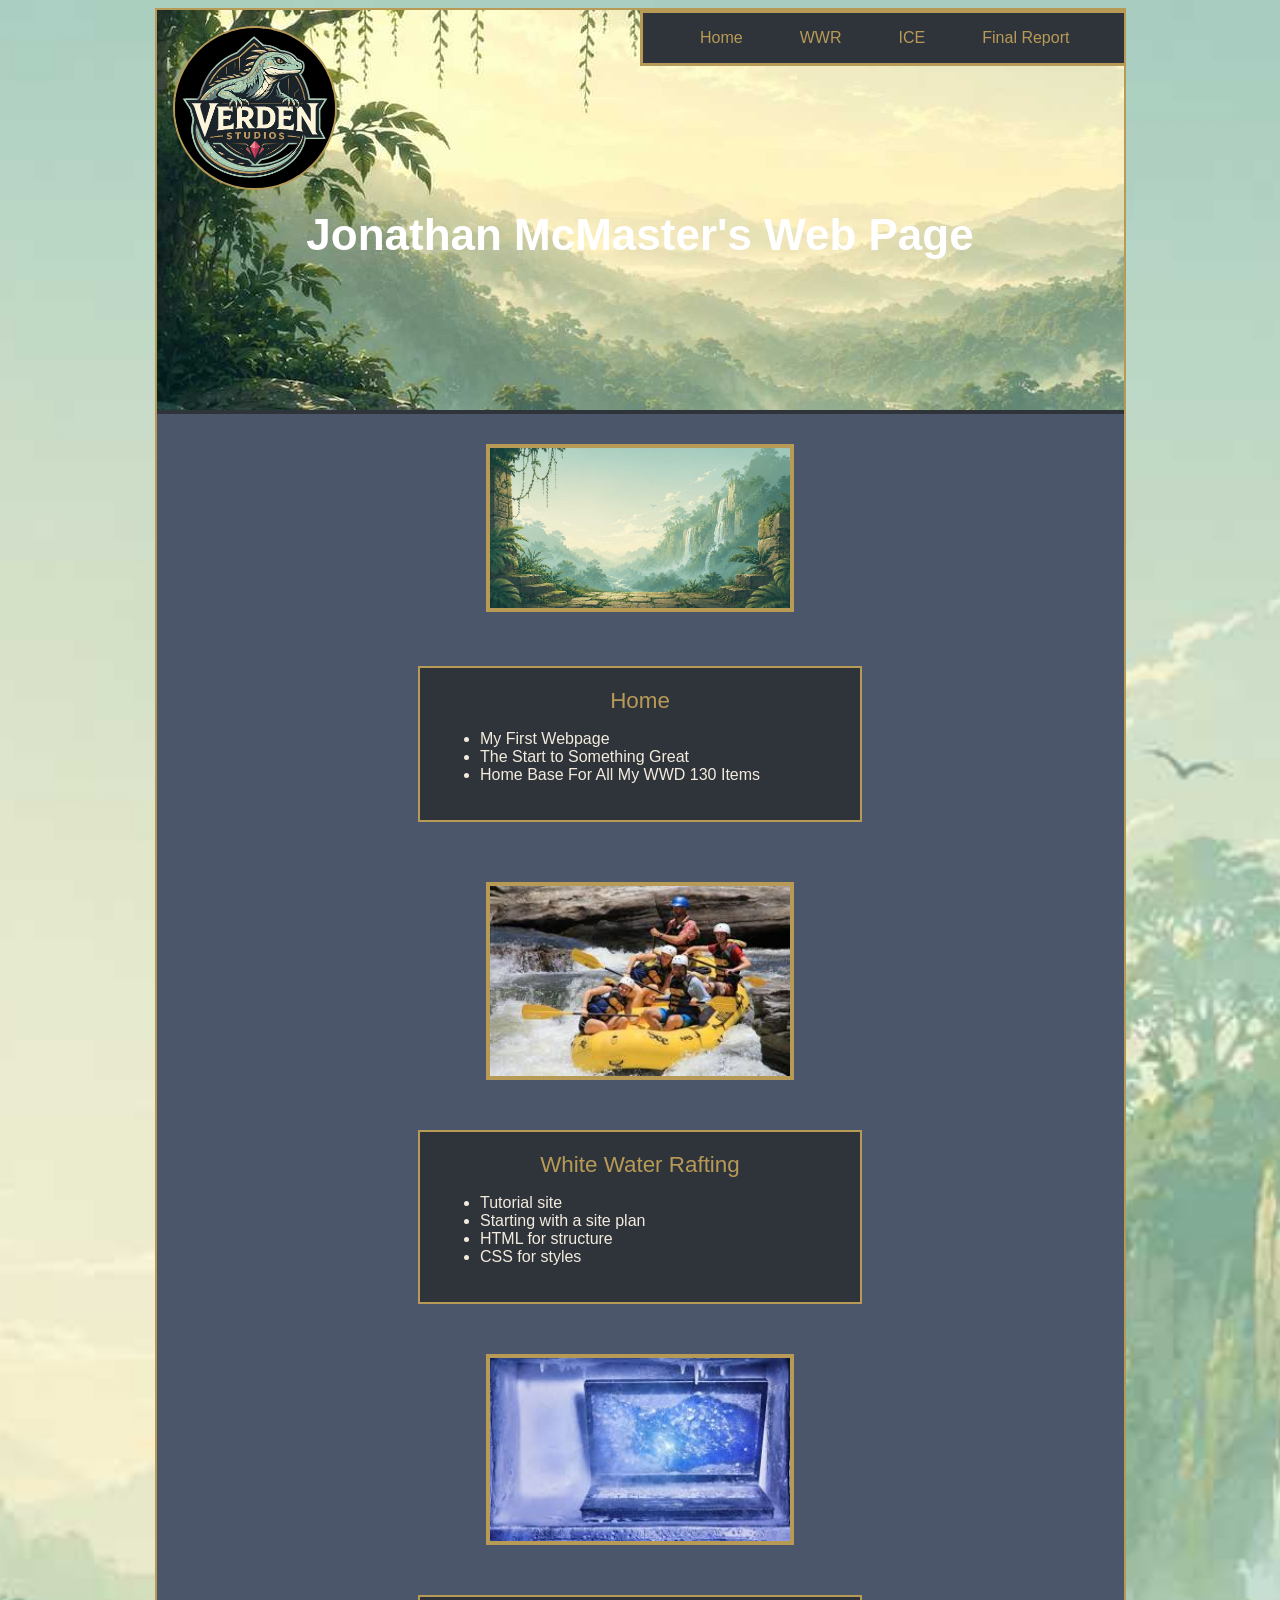
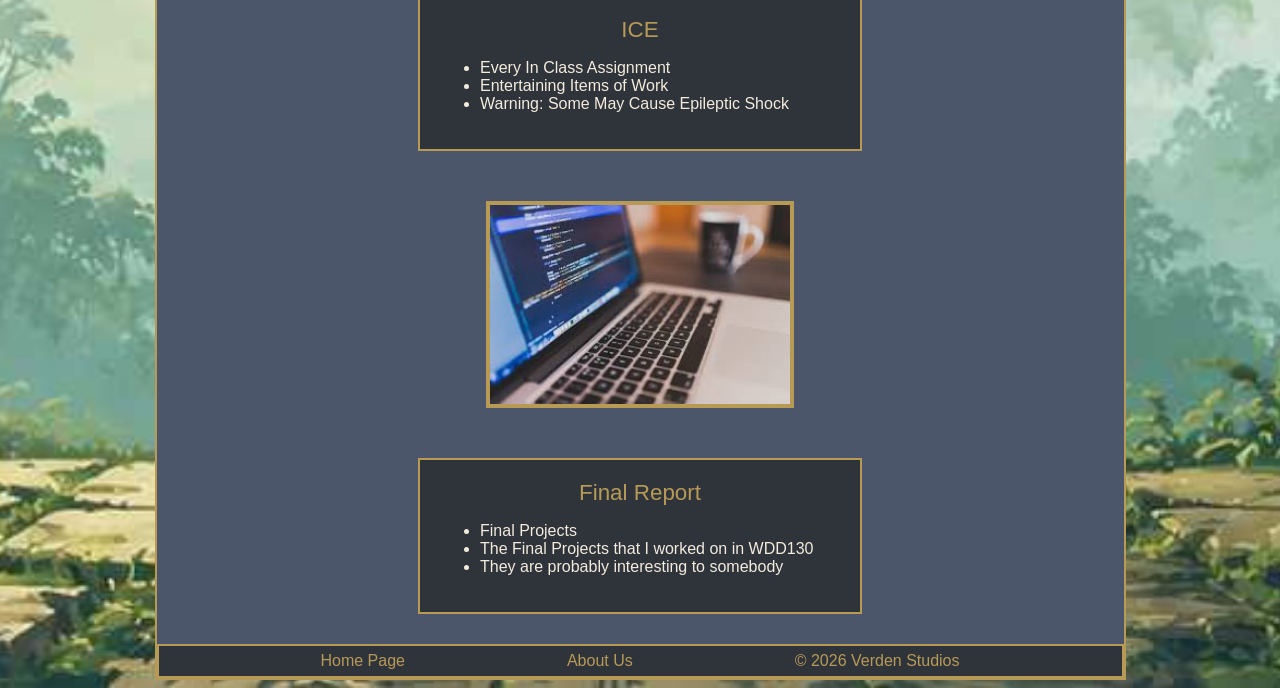
<file: index.html>
<!DOCTYPE html>
<html lang="en">
<head>
    <meta charset="UTF-8">
    <meta name="viewport" content="width=device-width, initial-scale=1.0">
    <link rel="stylesheet" href="styles/styles.css">

</head>
<body>
    <div id="wrapper">
    <header>
        <div id="hero_img">
            <img src="images/logo.png" alt="Logo" id="logo">
            <nav>
                <a href="index.html">Home</a>
                <a href="wwr/index.html" target="_blank">WWR</a>
                <a href="ice.html">ICE</a>
                <a href="final.html">Final Report</a>
            </nav>
            <h1 id="callout">Jonathan McMaster's Web Page</h1>
        </div>
    </header>
    <main>
        <section>
            <div id="top">
            <img src="images/background.jpg" alt="Home Page Image">
            </div>
            <div class="box">
                <a href="index.html">Home</a>
                <ul>
                    <li>My First Webpage</li>
                    <li>The Start to Something Great</li>
                    <li>Home Base For All My WWD 130 Items</li>
                </ul>
            </div>
        </section>
        <section>
            <img src="images/rafting.jpg" alt="Floating down a River">
            <div class="box">
                <a href="wwr/index.html" target="_blank">White Water Rafting</a>
                <ul>
                    <li>Tutorial site</li>
                    <li>Starting with a site plan</li>
                    <li>HTML for structure</li>
                    <li>CSS for styles</li>
                </ul>
            </div>

            <img src="images/ice.jpg" alt="Iced Computer">
            <div class="box">
                <a href="ice.html">ICE</a>
                <ul>
                    <li>Every In Class Assignment</li>
                    <li>Entertaining Items of Work</li>
                    <li>Warning: Some May Cause Epileptic Shock</li>
                </ul>
            </div>

            <img src="images/projects.jpg" alt="Man Holding Manilla Folder">
            <div class="box">
                <a href="final.html">Final Report</a>
                <ul>
                    <li>Final Projects</li>
                    <li>The Final Projects that I worked on in WDD130</li>
                    <li>They are probably interesting to somebody</li>
                </ul>
            </div>
        </section>
    </main>
    <footer>    
        <a href="index.html">Home Page</a>
        <a href="aboutus.html">About Us</a>
        <a href="#">&copy 2026 Verden Studios</a>
    </footer>
    </div>
</body>
</html>
</file>
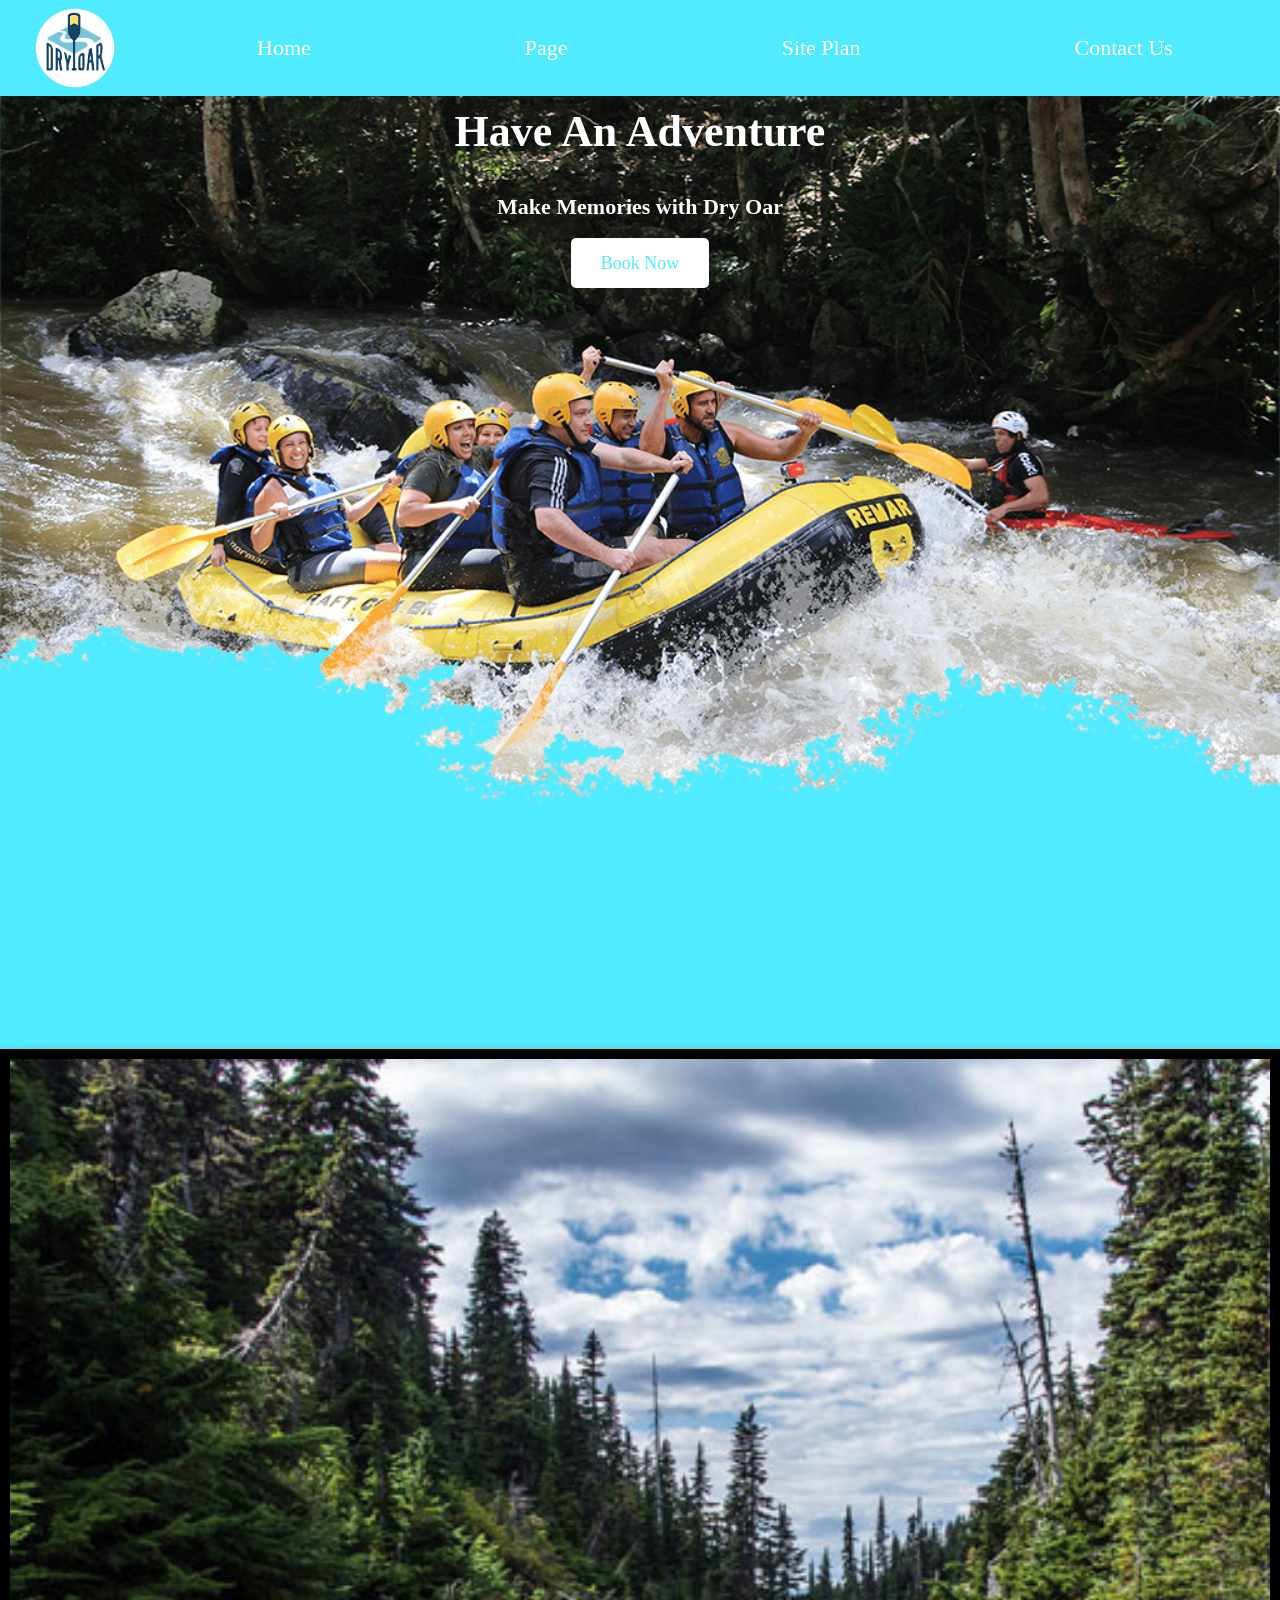
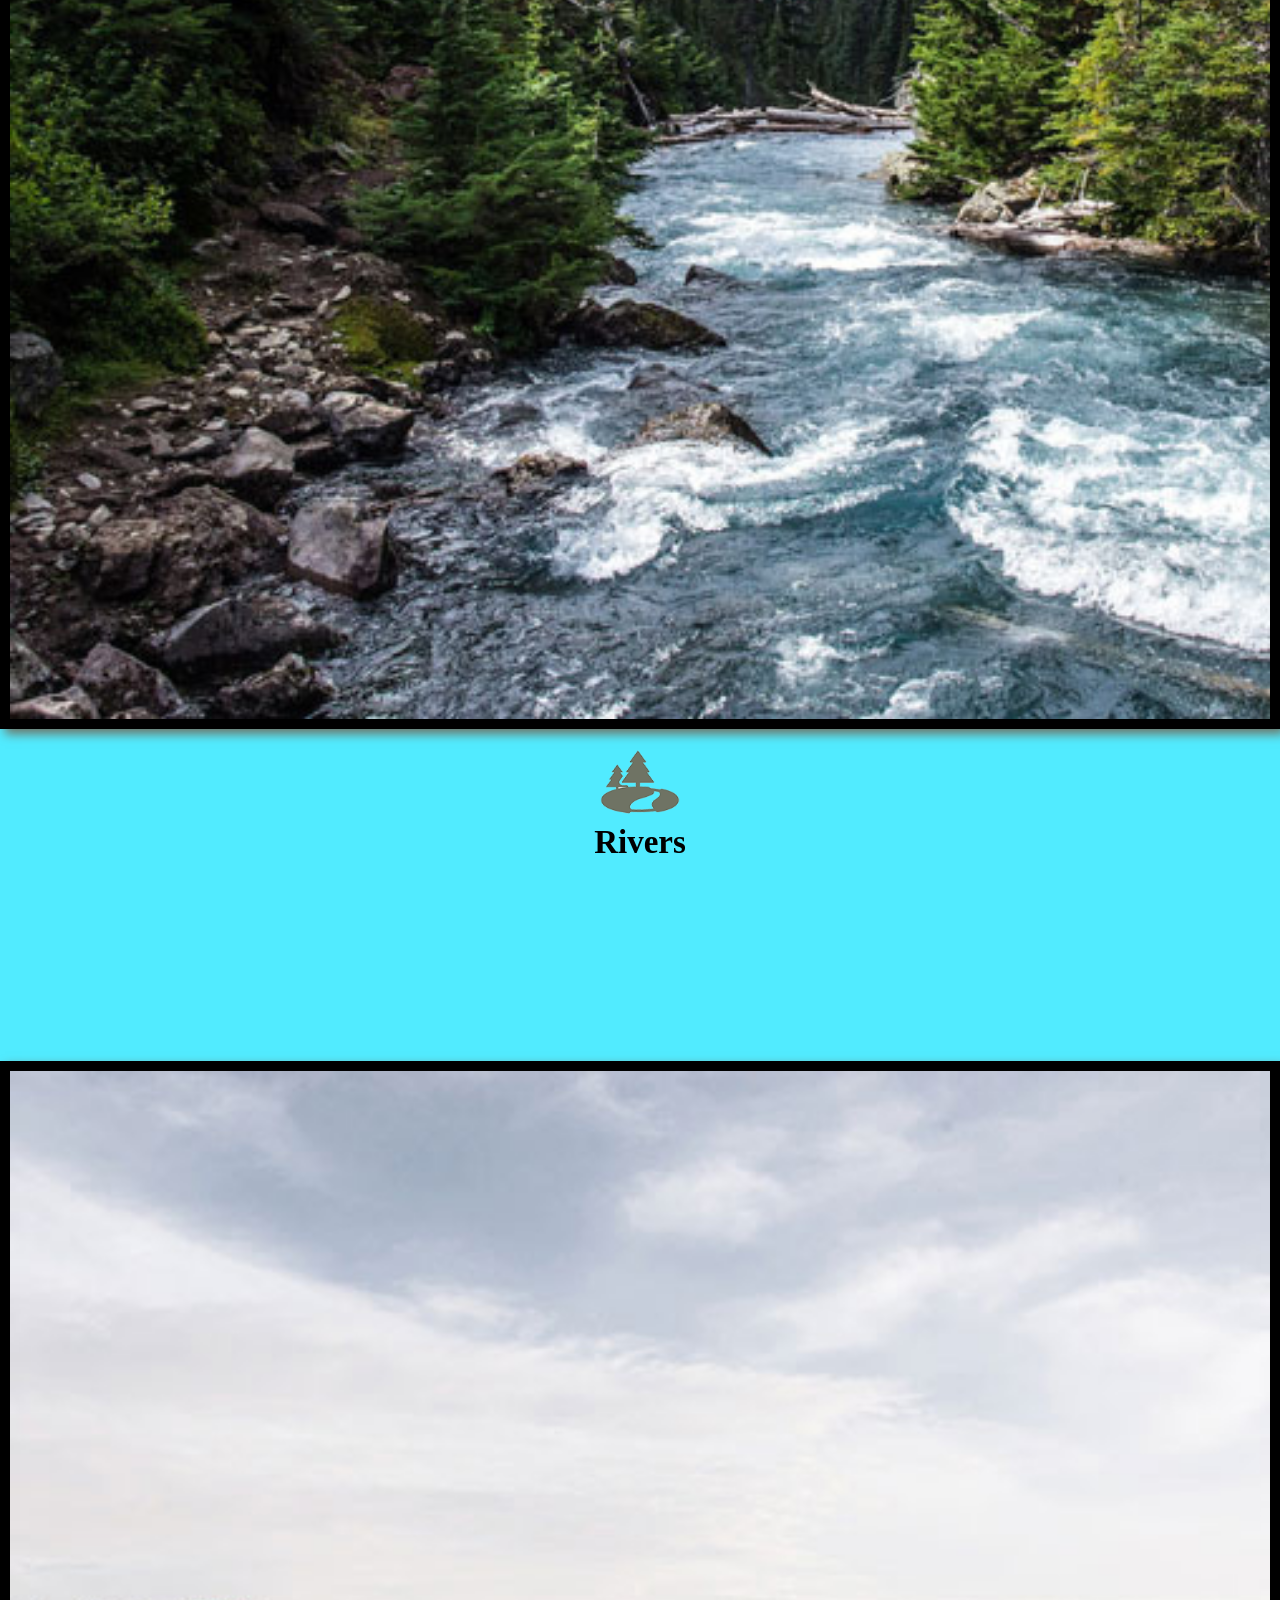
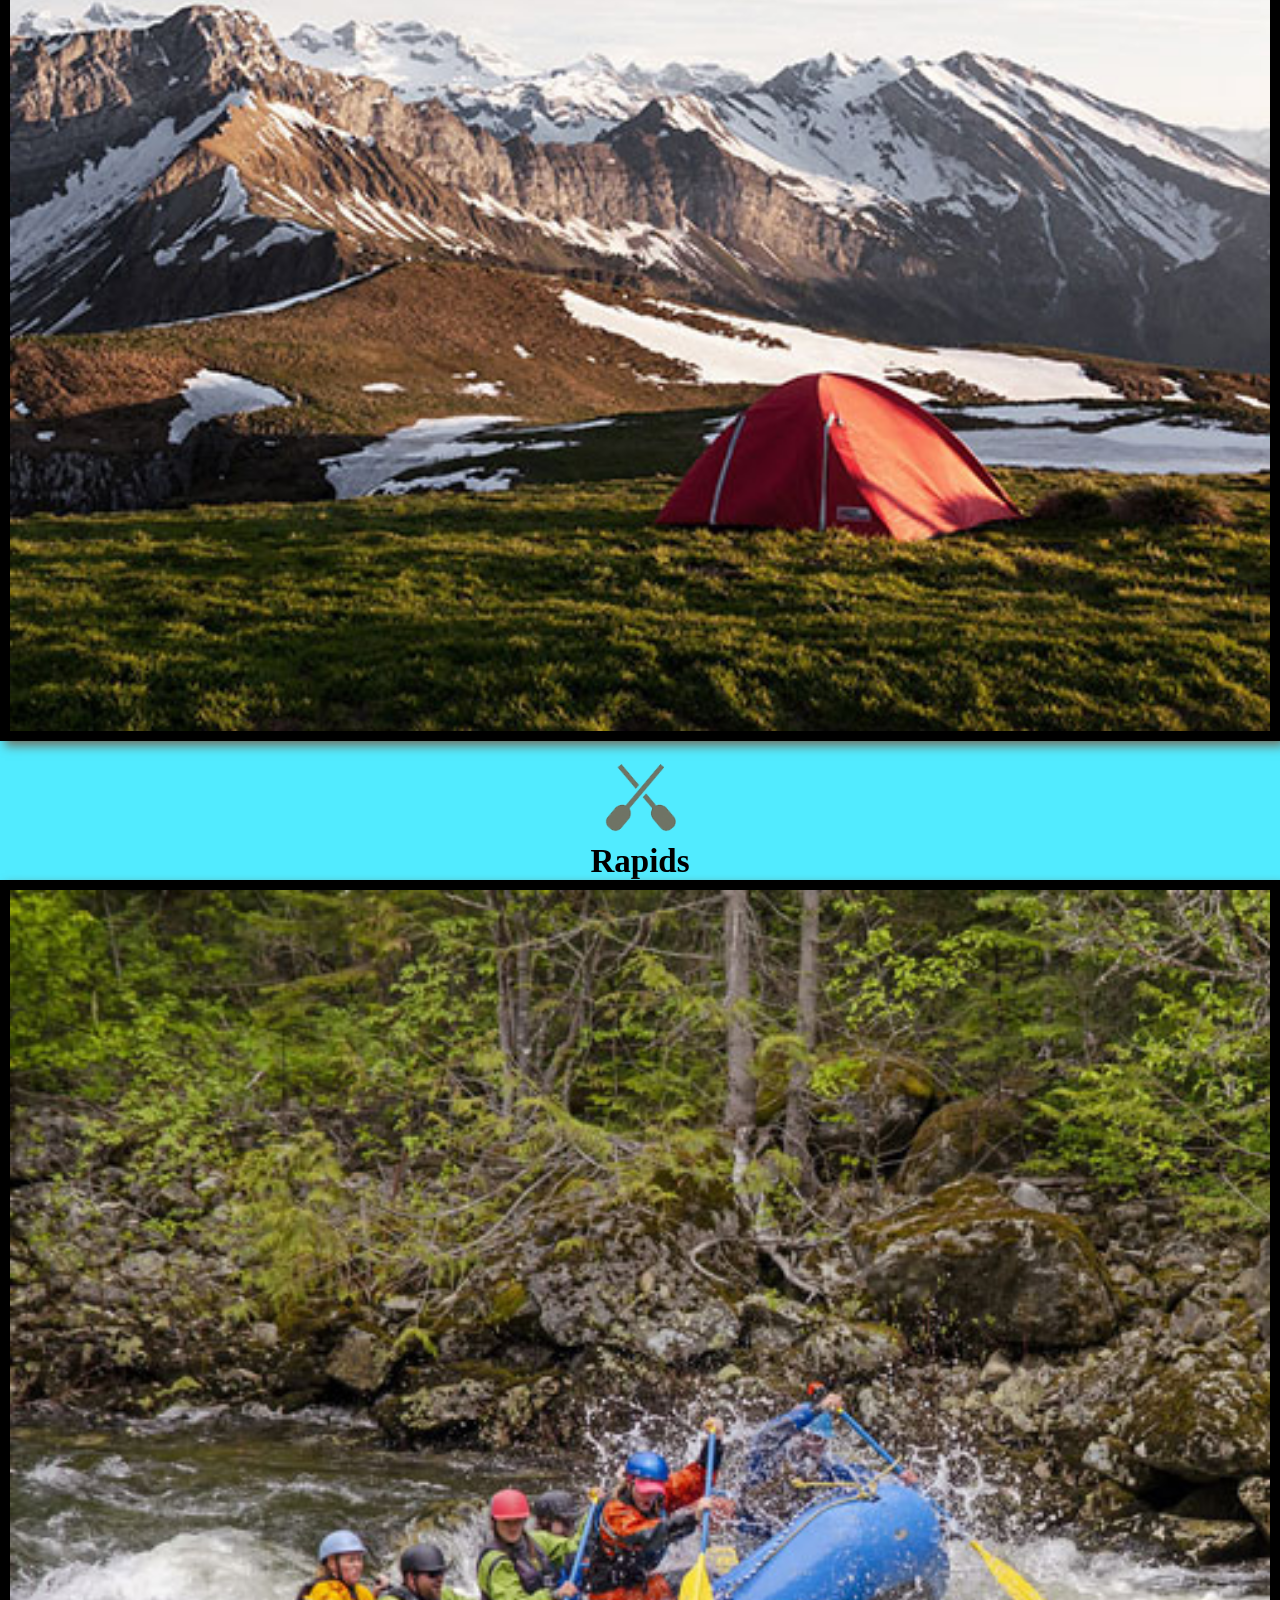
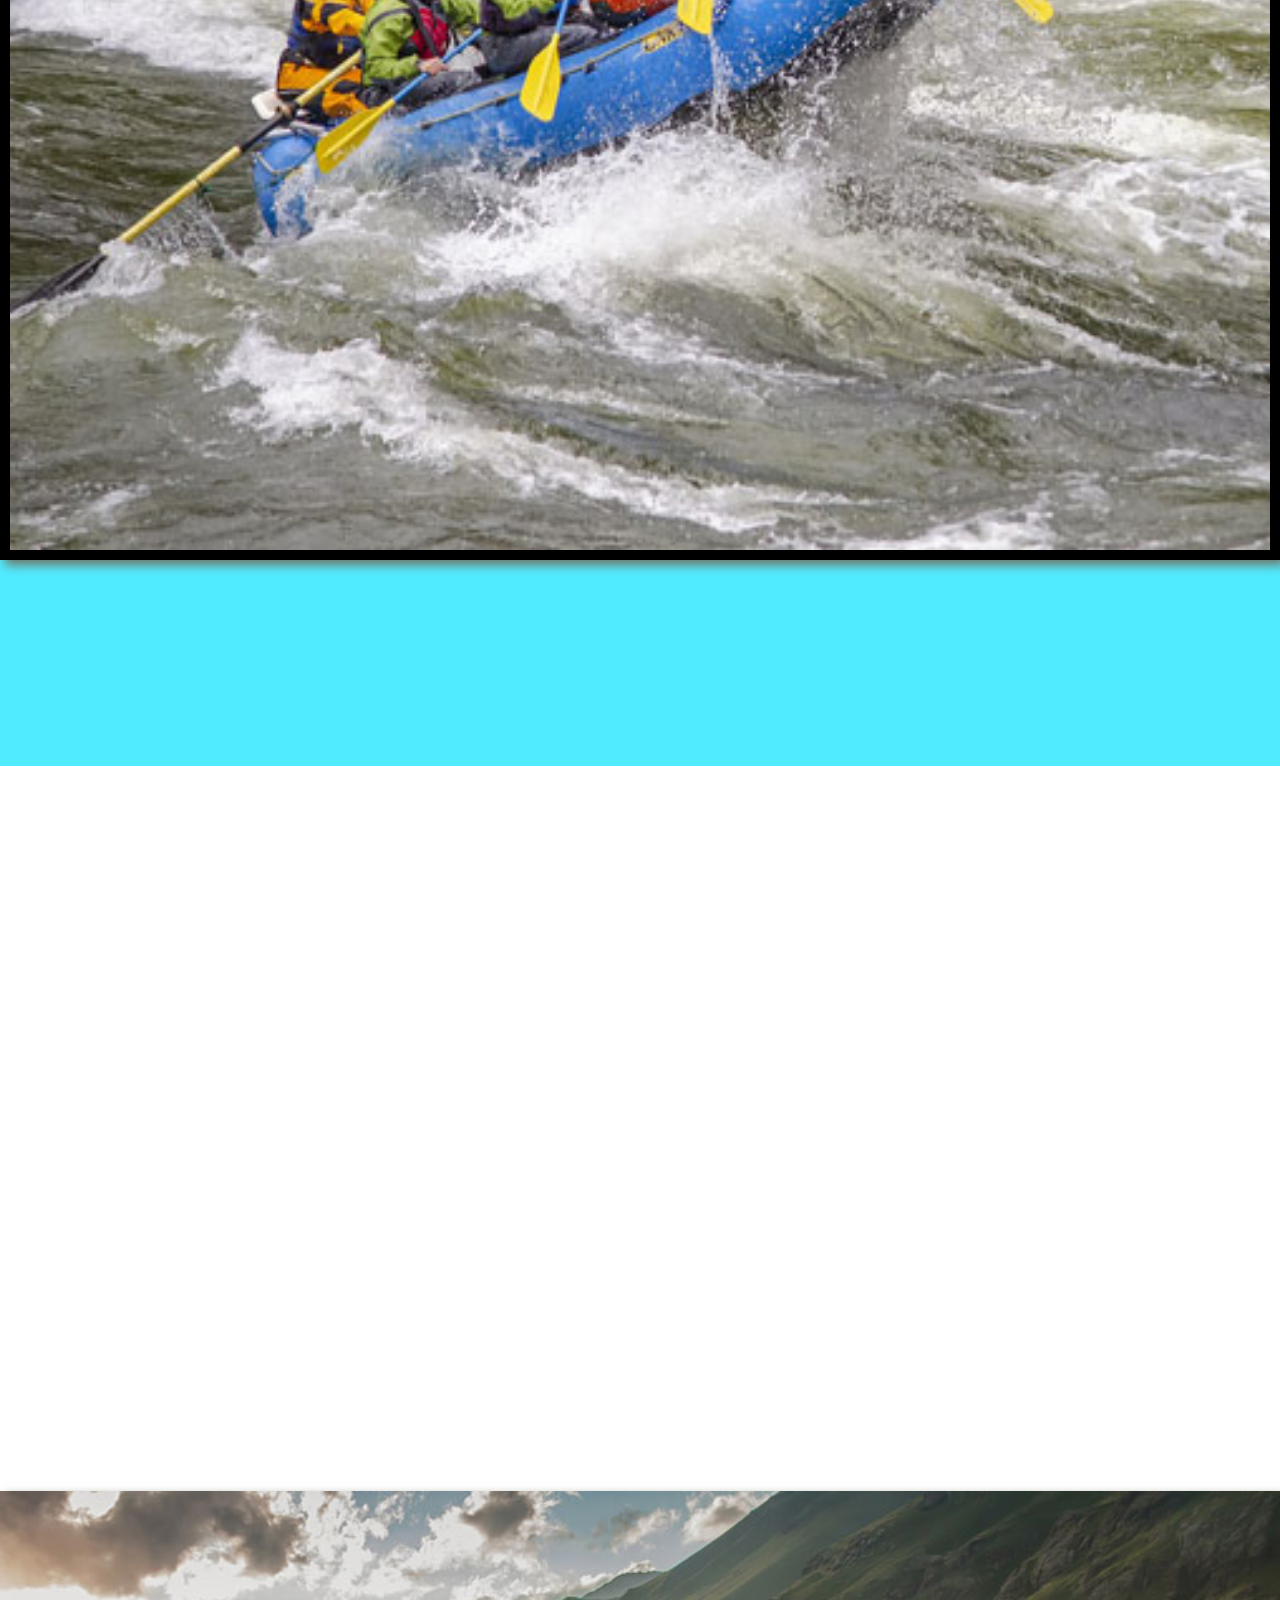
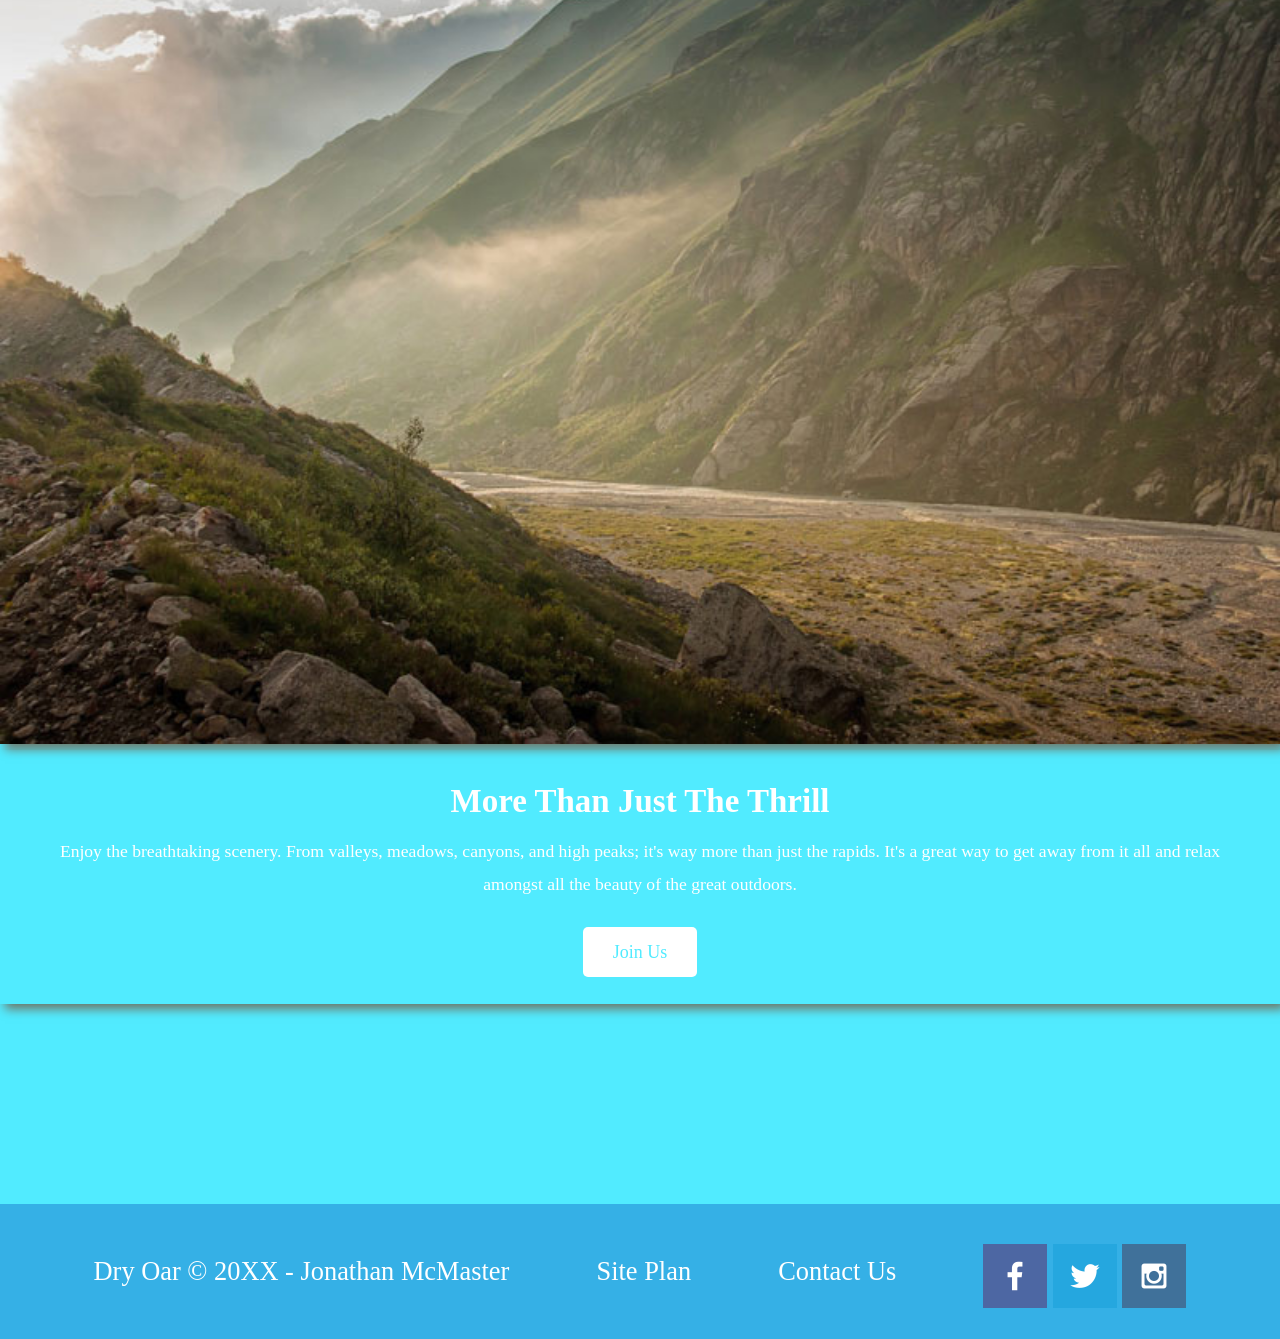
<file: wwr/index.html>
<!DOCTYPE html>
<html lang="en">
<head>
    <meta charset="UTF-8">
    <meta name="viewport" content="width=device-width, initial-scale=1.0">
    <title>Whitewater Rafting Vacations | Dry Oar Boating | Home</title>
    <link rel="stylesheet" href="styles/style.css">
</head>
<body>
    <div id="content">
    <header>
        <a id="logo_link" href="index.html">
            <img class="logo" src="images/logo.png" alt="Dry Oar Logo">
 
        </a>
        <nav>
            <a href="index.html">Home</a>
            <a href="#">Page</a>
            <a href="site-plan-rafting.html">Site Plan</a>
            <a href="contactus.html">Contact Us</a>
        </nav>
    </header>
    <div id="hero">
        <div id="hero-box">
            <img id="hero-img" src="images/hero.png" alt="People enjoying while water rafting">
        </div>
        <section id="hero-msg">
            <h1 class="home-title">Have An Adventure</h1>
            <h4>Make Memories with Dry Oar</h4>
            <div class='button-box'>
                <a class="book" href="contactus.html">Book Now</a>
            </div>
        </section>
    </div>
    <main class="home-grid">
        <section class="rivers-card">
            <img class="card-img" src="images/rivers.jpg" alt="river in forest">
            <img class="icon" src="images/river_icon.png" alt="river icon">
            <h2>Rivers</h2>
        </section>
        <section class="camping-card">
            <img class="card-img" src="images/camping.jpg" alt="rafting boat">
            <img class="icon" src="images/oars.png" alt="oars icon">
            <h2>Rapids</h2>
            <img class="card-img" src="images/rapids.jpg" alt="river rapids">
        </section>
        <div id="background"></div>
        <img class="mountains" src="images/mountains.jpg" alt="Misty Mountains">
        <section class="msg">
            <h2>More Than Just The Thrill</h2>
            <p>Enjoy the breathtaking scenery. From valleys, meadows, canyons, and high peaks; it's way more than just the rapids. It's a great way to get away from it all and relax amongst all the beauty of the great outdoors. </p>
            <a class="join" href="rivers.html">Join Us</a>
        </section>
    </main>  
    <footer>
        <p>Dry Oar &copy; 20XX - Jonathan McMaster</p>
        <p><a href="site-plan-rafting.html">Site Plan</a></p>
        <p><a href="contactus.html">Contact Us</a></p>
        <div class="social">
            <a href="https://facebook.com" target="blank">
                <img src="images/facebook.png" alt="fb icon">
            </a>
            <a href="https://twitter.com" target="blank">
                <img src="images/twitter.png" alt="twitter icon">
            </a>
            <a href="https://instagram.com" target="_blank">
                <img src="images/instagram.png" alt="intagram icon">
            </a>    
        </div>
    </footer>  
    </div>
</body>
</html>
</file>
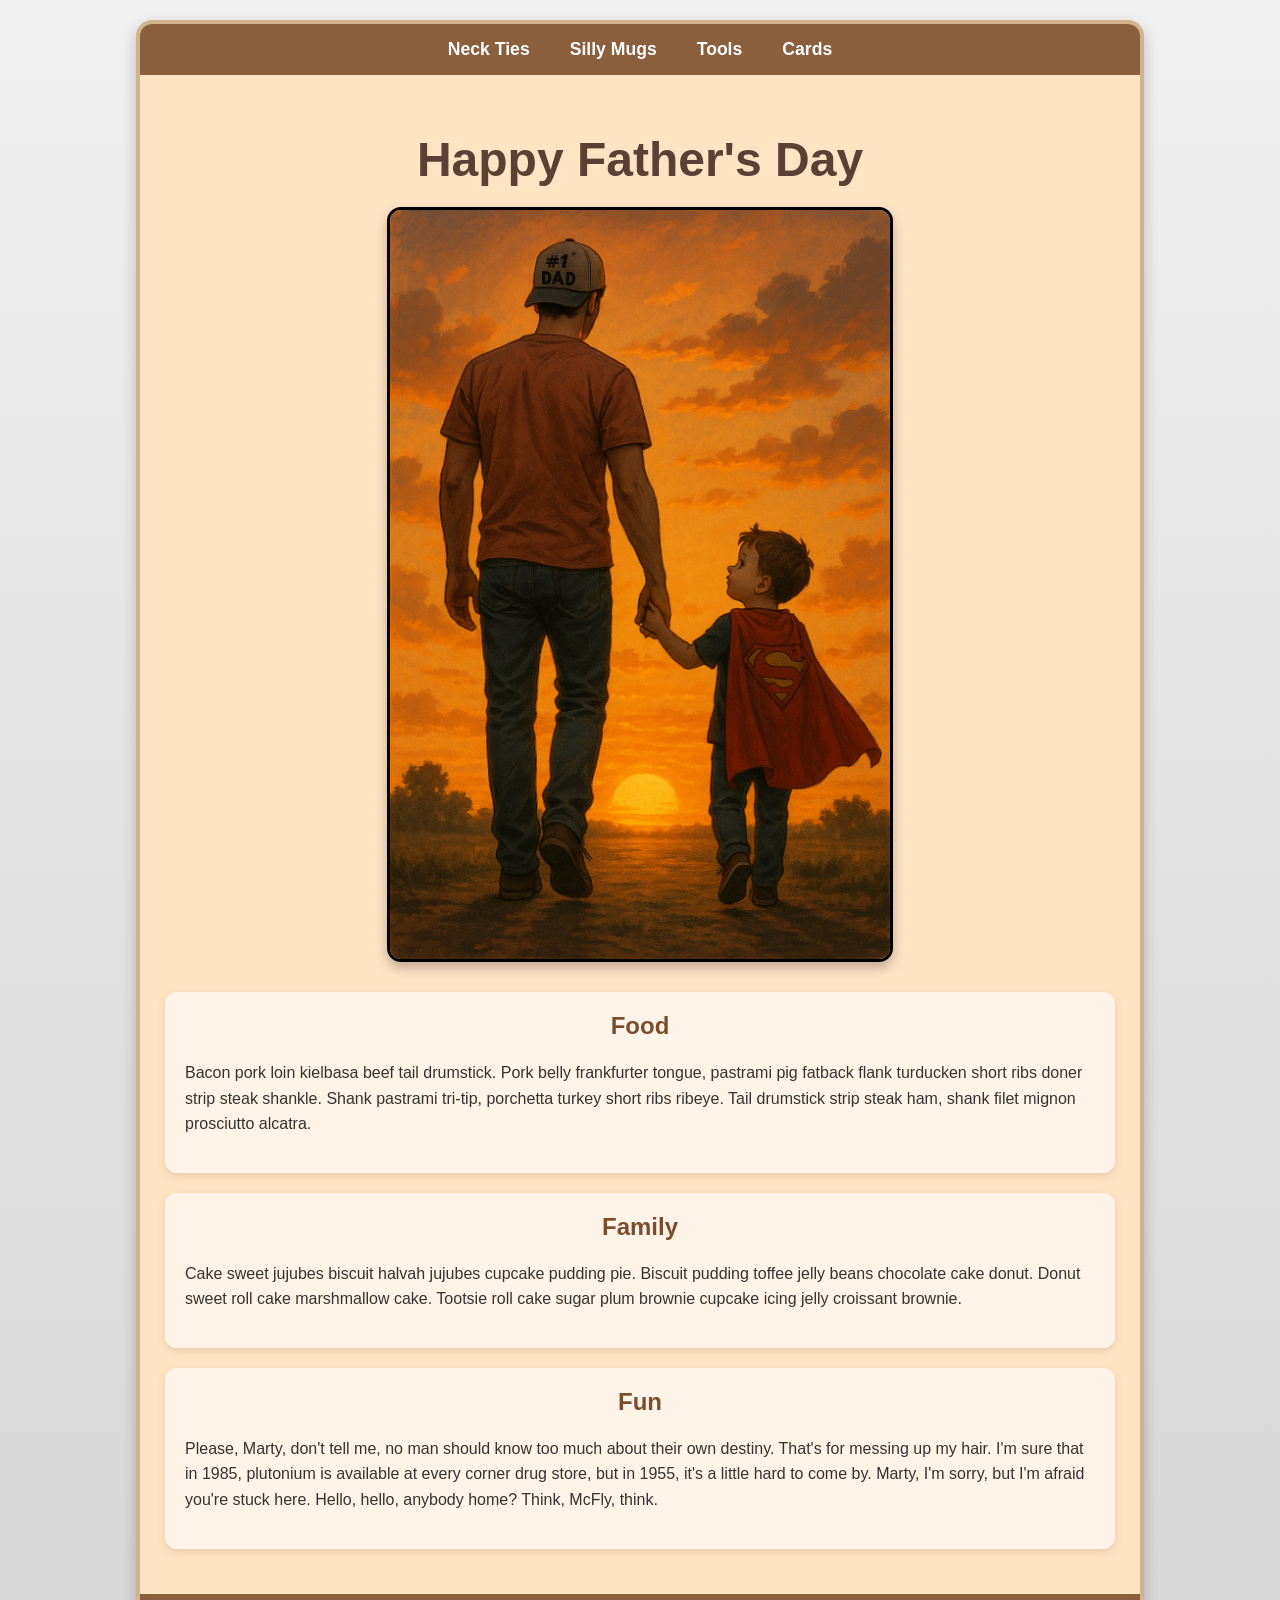
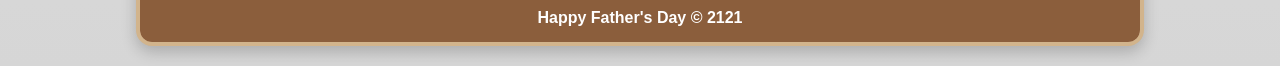
<file: ice/fathersday/fathersday/index.html>
<!DOCTYPE html>
<html lang="en">

<head>
    <meta charset="UTF-8">
    <meta name="viewport" content="width=device-width, initial-scale=1.0">
    <title>Father's Day Page</title>
    <link rel="stylesheet" href="styles/styles.css">
</head>

<body>
    <div id="wrapper">
        <header>
            <nav>
                <ul>
                    <li>Neck Ties</li>
                    <li>Silly Mugs</li>
                    <li>Tools</li>
                    <li>Cards</li>
                </ul>
            </nav>
        </header>
        <main>
            <h1>Happy Father's Day</h1>
            <img src="images/fathersday.png">
            <section>
                <h2>Food</h2>
                <p>Bacon pork loin kielbasa beef tail drumstick. Pork belly frankfurter tongue,
                     pastrami pig fatback flank turducken short ribs doner strip steak shankle.
                      Shank pastrami tri-tip, porchetta turkey short ribs ribeye. 
                      Tail drumstick strip steak ham, shank filet mignon prosciutto alcatra. </p>
            </section>
            <section>
                <h2>Family</h2>
                <p>Cake sweet jujubes biscuit halvah jujubes cupcake pudding pie. Biscuit
                    pudding toffee jelly beans chocolate cake donut. Donut sweet roll cake
                    marshmallow cake. Tootsie roll cake sugar plum brownie cupcake icing
                    jelly croissant brownie.</p>
            </section>
            <section>
                <h2>Fun</h2>
                <p>Please, Marty, don't tell me, no man should know too much about their own
                     destiny. That's for messing up my hair. I'm sure that in 1985, 
                     plutonium is available at every corner drug store, but in 1955, 
                     it's a little hard to come by. Marty, I'm sorry, but I'm afraid 
                     you're stuck here. Hello, hello, anybody home? Think, McFly, think. 
                     </p>
            </section>
        </main>
        <footer>
            Happy Father's Day &copy; 2121
        </footer>
    </div>
</body>

</html>
</file>
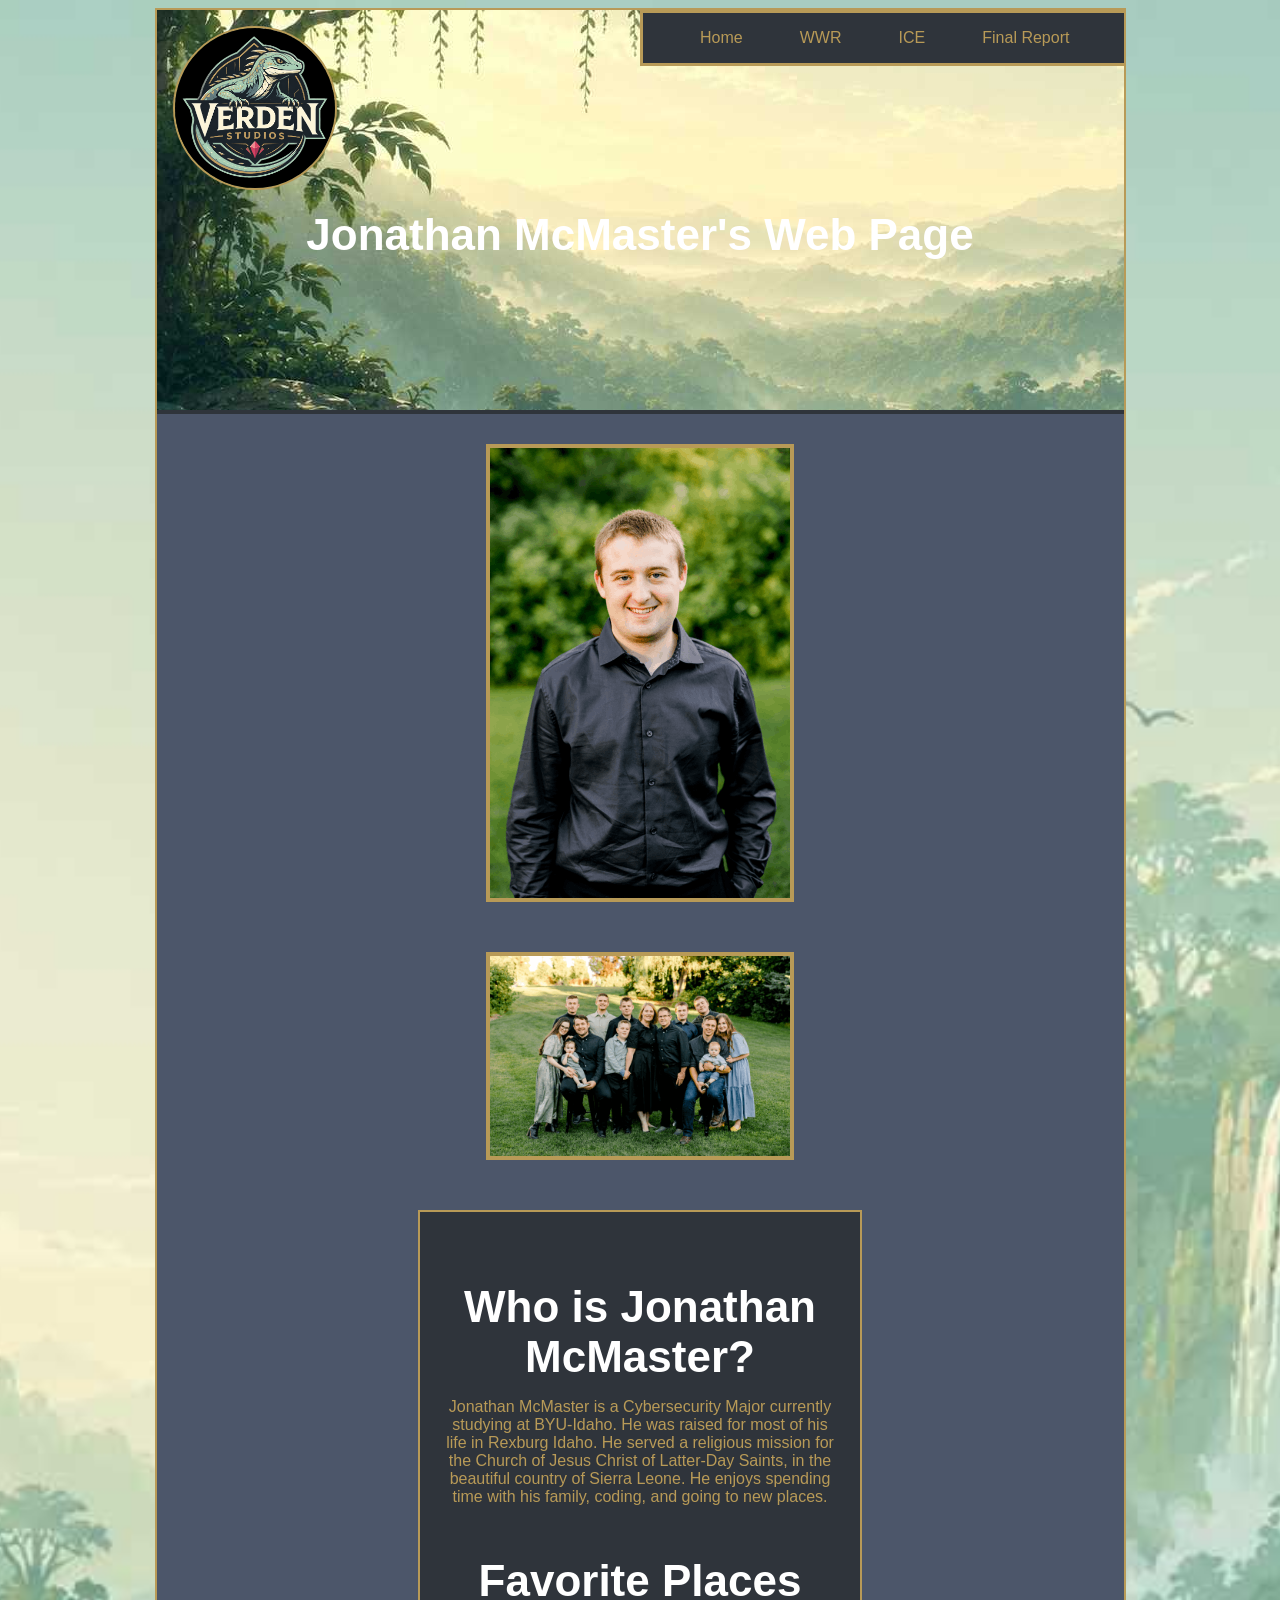
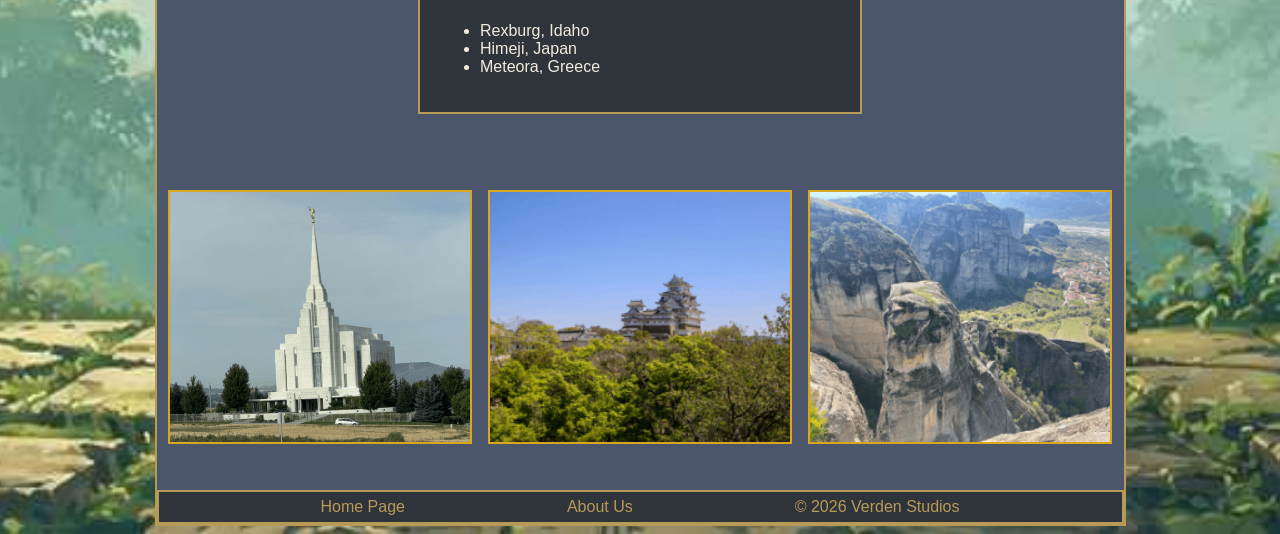
<file: aboutus.html>
<!DOCTYPE html>
<html lang="en">
<head>
    <meta charset="UTF-8">
    <meta name="viewport" content="width=device-width, initial-scale=1.0">
    <link rel="stylesheet" href="styles/styles.css">

</head>
<body>
    <div id="wrapper">
    <header>
        <div id="hero_img">
            <img src="images/logo.png" alt="Logo" id="logo">
            <nav>
                <a href="index.html" target="_blank">Home</a>
                <a href="wwr/index.html" target="_blank">WWR</a>
                <a href="ice.html" target="_blank">ICE</a>
                <a href="final.html">Final Report</a>
            </nav>
            <h1 id="callout">Jonathan McMaster's Web Page</h1>
        </div>
    </header>
    <main>
        <section>
        <img src="images/jon.png" alt="Image of Jonathan McMaster">
        <img src="images/family.png" alt="Image of Jonathan McMaster's Family">
        <div class="box">
            <h3>Who is Jonathan McMaster?</h3>
            <p>
                Jonathan McMaster is a Cybersecurity Major currently studying at BYU-Idaho. He was raised for most of his life in Rexburg Idaho.
                He served a religious mission for the Church of Jesus Christ of Latter-Day Saints, in the beautiful country of Sierra Leone. 
                He enjoys spending time with his family, coding, and going to new places.
            </p>
            <h3>Favorite Places</h3>
            <ul>
                <li>Rexburg, Idaho</li>
                <li>Himeji, Japan</li>
                <li>Meteora, Greece</li>
            </ul>
        </div>
        </section>
        <section>
        <div class="images">
            <img src="images/rexburg_temple.png" alt="Rexburg Temple">
            <img src="images/himeji.png" alt="Himeji Castle">
            <img src="images/meteora.png" alt="Meteora">
        </div>
        </section>
    </main>
    <footer>    
        <a href="index.html" target="_blank">Home Page</a>
        <a href="aboutus.html" target="_blank">About Us</a>
        <a href="#">&copy 2026 Verden Studios</a>
    </footer>
    </div>
</body>
</html>
</file>
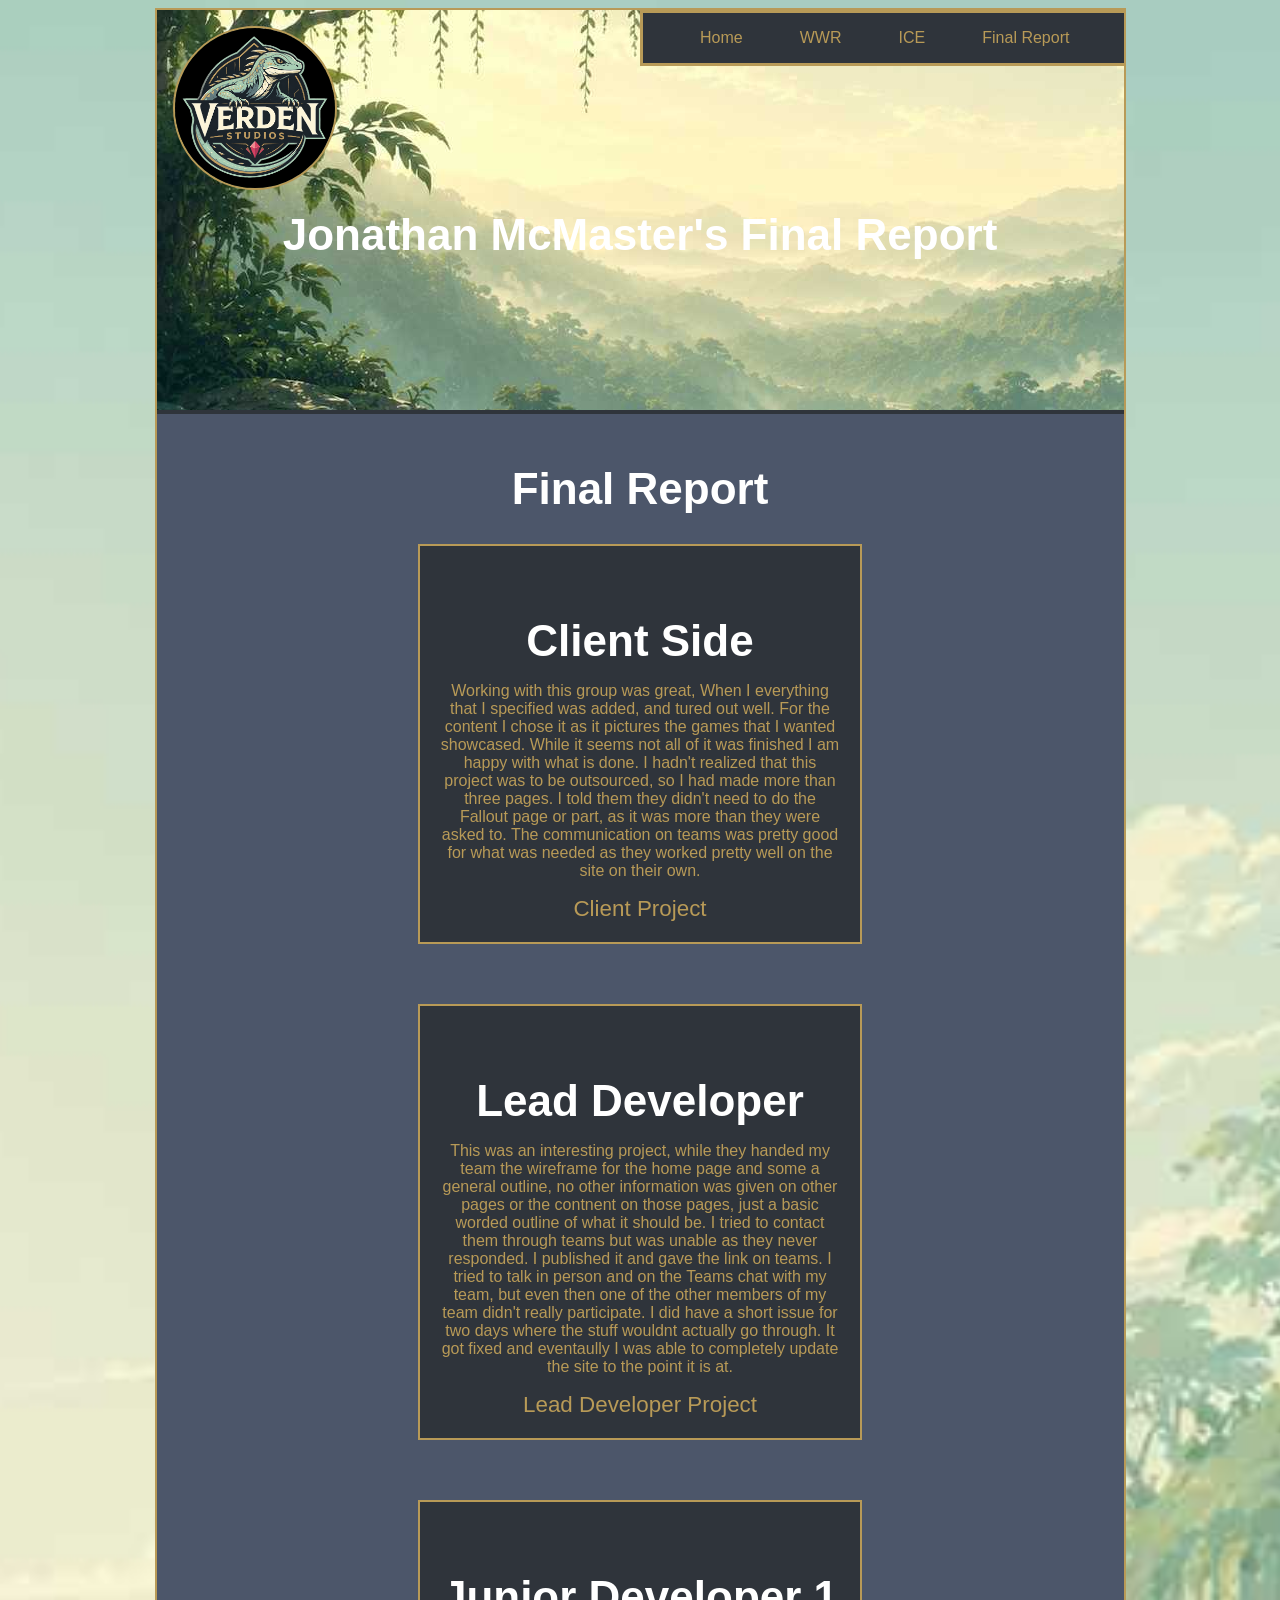
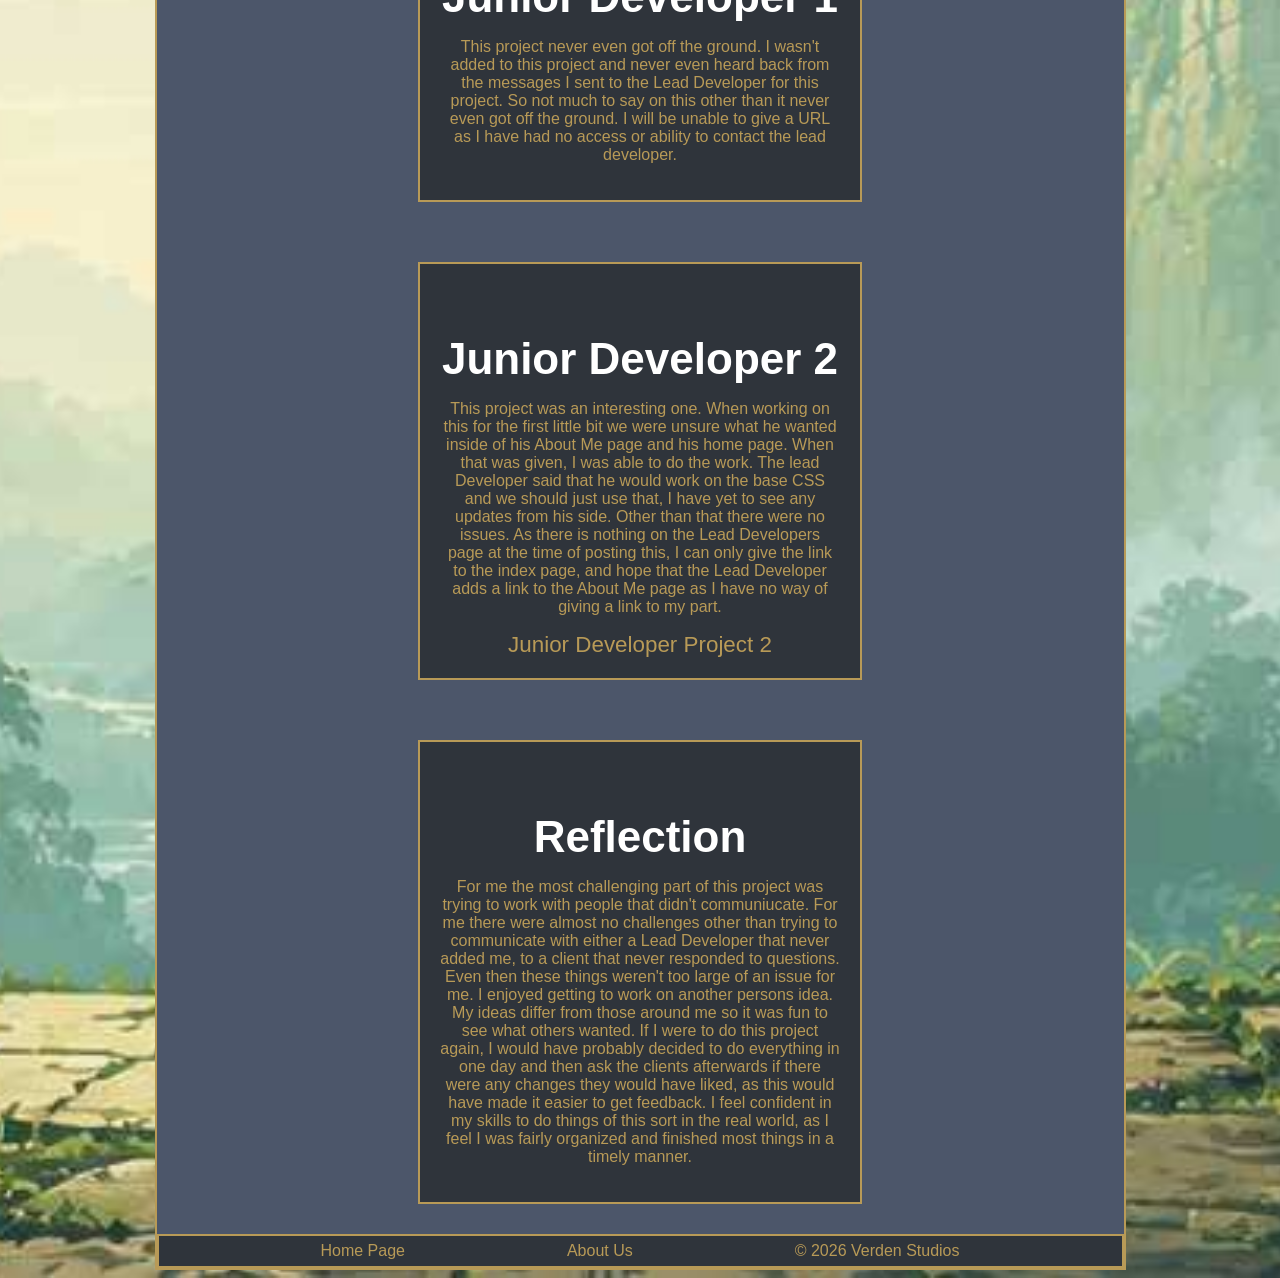
<file: final.html>
<!DOCTYPE html>
<html lang="en">
<head>
    <meta charset="UTF-8">
    <meta name="viewport" content="width=device-width, initial-scale=1.0">
    <link rel="stylesheet" href="styles/styles.css">

</head>
<body>
    <div id="wrapper">
    <header>
        <div class="hero_img">
            <img src="images/logo.png" alt="Logo" id="logo">
            <nav>
                <a href="index.html">Home</a>
                <a href="wwr/index.html" target="_blank">WWR</a>
                <a href="ice.html">ICE</a>
                <a href="final.html">Final Report</a>
            </nav>
            <h1 id="callout">Jonathan McMaster's Final Report</h1>
        </div>
    </header>
    <h1>Final Report</h1>
    <section>
    <div class="box">
        <h3>Client Side</h3>
        <p>
                Working with this group was great, When I everything that I specified was added, and tured out well. For the content I chose it as it
                pictures the games that I wanted showcased.
                While it seems not all of it was finished I am happy with what is done. I hadn't realized that this project was to be outsourced,
                so I had made more than three pages. I told them they didn't need to do the Fallout page or part, as it was more than they were asked to.
                The communication on teams was pretty good for what was needed as they worked pretty well on the site on their own. 
        </p>
        <a href="https://for3v3rfall-star.github.io/wdd130-mcmaster/" target="_blank">Client Project</a>
    </div>
    </section>
    <section>
    <div class="box">
        <h3>Lead Developer</h3>
        <p>
                This was an interesting project, while they handed my team the wireframe for the home page and some a general outline,
                no other information was given on other pages or the contnent on those pages, just a basic worded outline of what it should be.
                I tried to contact them through teams but was unable as they never responded. I published it and gave the link on teams.
                I tried to talk in person and on the Teams chat with my team, but even then one of the other members of my team didn't really participate. I did have a short issue for two days where the stuff wouldnt actually go through.
                It got fixed and eventaully I was able to completely update the site to the point it is at.
        </p>
        <a href="https://jon-the-russian.github.io/wdd130-kobayashi/" target="_blank">Lead Developer Project</a>
    </div>
    </section>
    <section>
    <div class="box">
        <h3>Junior Developer 1</h3>
        <p>
                This project never even got off the ground. I wasn't added to this project and never even heard back from the messages
                I sent to the Lead Developer for this project. So not much to say on this other than it never even got off the ground.
                I will be unable to give a URL as I have had no access or ability to contact the lead developer.
        </p>
    </div>
    </section>
    <section>
    <div class="box">
        <h3>Junior Developer 2</h3>
        <p>
                This project was an interesting one. When working on this for the first little bit we were unsure what he wanted inside of his
                About Me page and his home page. When that was given, I was able to do the work. The lead Developer said that he would work on the base CSS
                and we should just use that, I have yet to see any updates from his side. Other than that there were no issues. As there is nothing on the 
                Lead Developers page at the time of posting this, I can only give the link to the index page, and hope that the Lead Developer adds a link to 
                the About Me page as I have no way of giving a link to my part.
        </p>
        <a href="https://blaze-wolf.github.io/wdd130-jacobsen/" target="_blank">Junior Developer Project 2</a>
    </div>
    </section>
    <section>
        <div class="box">
            <h3>Reflection</h3>
            <p>
                For me the most challenging part of this project was trying to work with people that didn't communiucate. For me there were almost
                no challenges other than trying to communicate with either a Lead Developer that never added me, to a client that never responded to 
                questions. Even then these things weren't too large of an issue for me. I enjoyed getting to work on another persons idea. My ideas
                differ from those around me so it was fun to see what others wanted. If I were to do this project again, I would have probably decided 
                to do everything in one day and then ask the clients afterwards if there were any changes they would have liked, as this would have made
                it easier to get feedback. I feel confident in my skills to do things of this sort in the real world, as I feel I was fairly organized and
                finished most things in a timely manner.
            </p>
        </div>
    </section>
    <footer>    
        <a href="index.html">Home Page</a>
        <a href="aboutus.html">About Us</a>
        <a href="#">&copy 2026 Verden Studios</a>
    </footer>
    </div>
</body>
</html>
</file>
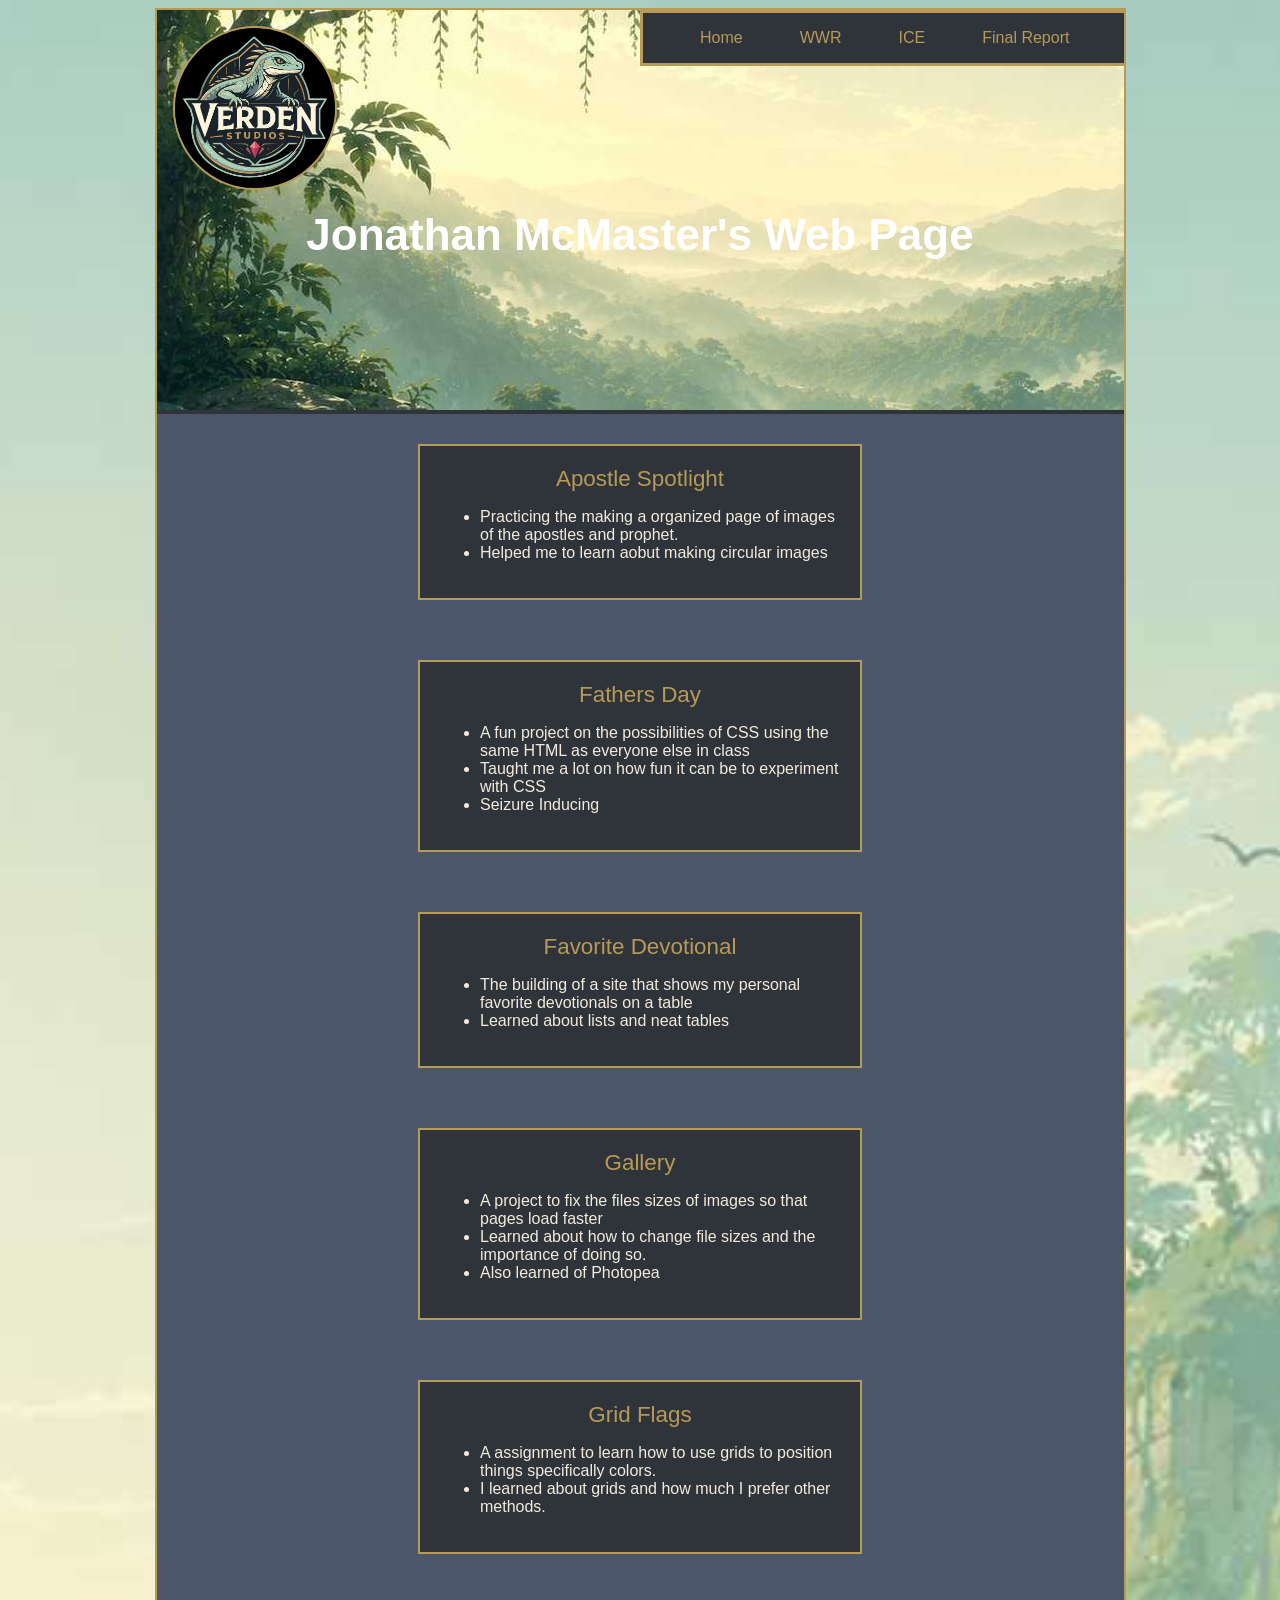
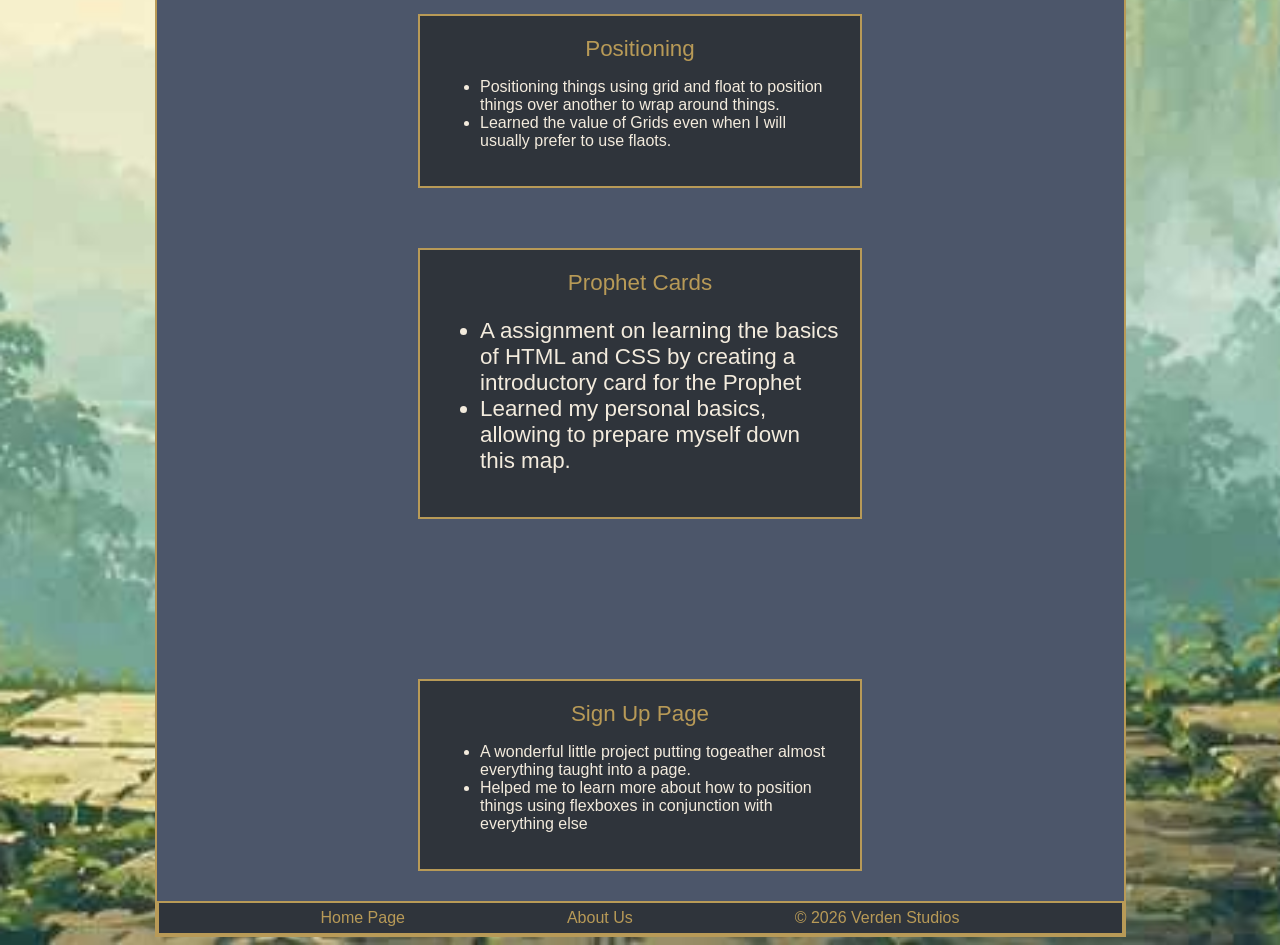
<file: ice.html>
<!DOCTYPE html>
<html lang="en">
<head>
    <meta charset="UTF-8">
    <meta name="viewport" content="width=device-width, initial-scale=1.0">
    <link rel="stylesheet" href="styles/styles.css">

</head>
<body>
    <div id="wrapper">
    <header>
        <div id="hero_img">
            <img src="images/logo.png" alt="Logo" id="logo">
            <nav>
                <a href="index.html">Home</a>
                <a href="wwr/index.html" target="_blank">WWR</a>
                <a href="ice.html">ICE</a>
                <a href="final.html">Final Report</a>
            </nav>
            <h1 id="callout">Jonathan McMaster's Web Page</h1>
        </div>
    </header>
    <main>
        <section>
            <div class="box">
                <a href="ice/apostle_spotlight/apostle_spotlight/apostles.html" target="_blank">Apostle Spotlight</a>
                <ul>
                    <li>Practicing the making a organized page of images of the apostles and prophet.</li>
                    <li>Helped me to learn aobut making circular images</li>
                </ul>
            </div>
        </section>
        <section>
            <div class="box">
                <a href="ice/fathersday/fathersday/index.html" target="_blank">Fathers Day</a>
                <ul>
                    <li>A fun project on the possibilities of CSS using the same HTML as everyone else in class</li>
                    <li>Taught me a lot on how fun it can be to experiment with CSS</li>
                    <li>Seizure Inducing</li>
                </ul>
            </div>
        </section>
        <section>
            <div class="box">
                <a href="ice/favorite_devo/favorite_devo/favdevo.html" target="_blank">Favorite Devotional</a>
                <ul>
                    <li>The building of a site that shows my personal favorite devotionals on a table</li>
                    <li>Learned about lists and neat tables</li>
                </ul>
            </div>
        </section>
        <section>
            <div class="box">
                <a href="ice/gallery/gallery/gallery.html" target="_blank">Gallery</a>
                <ul>
                    <li>A project to fix the files sizes of images so that pages load faster</li>
                    <li>Learned about how to change file sizes and the importance of doing so.</li>
                    <li>Also learned of Photopea</li>
                </ul>
            </div>
        </section>
        <section>
            <div class="box">
                <a href="ice/grid_flags/grid_flags/flags.html" target="_blank">Grid Flags</a>
                <ul>
                    <li>A assignment to learn how to use grids to position things specifically colors.</li>
                    <li>I learned about grids and how much I prefer other methods.</li>
                </ul>
            </div>
        </section>
        <section>
            <div class="box">
                <a href="ice/positioning/positioning/positioning.html" target="_blank">Positioning</a>
                <ul>
                    <li>Positioning things using grid and float to position things over another to wrap around things.</li>
                    <li>Learned the value of Grids even when I will usually prefer to use flaots.</li>
                </ul>
            </div>
        </section>
        <section>
            <div class="box">
                <a href="ice/prophet_cards/prophet_cards/oaks.html" target="_blank">Prophet Cards</h3>
                <ul>
                    <li>A assignment on learning the basics of HTML and CSS by creating a introductory card for the Prophet</li>
                    <li>Learned my personal basics, allowing to prepare myself down this map.</li>
                </ul>
            </div>
        </section>
        <section>
            <div class="box">
                <a href="ice/signup/signup/signup.html" target="_blank">Sign Up Page</a>
                <ul>
                    <li>A wonderful little project putting togeather almost everything taught into a page.</li>
                    <li>Helped me to learn more about how to position things using flexboxes in conjunction with everything else</li>
                </ul>
            </div>
        </section>
    </main>
    <footer>    
        <a href="index.html">Home Page</a>
        <a href="aboutus.html">About Us</a>
        <a href="#">&copy 2026 Verden Studios</a>
    </footer>
    </div>
</body>
</html>
</file>
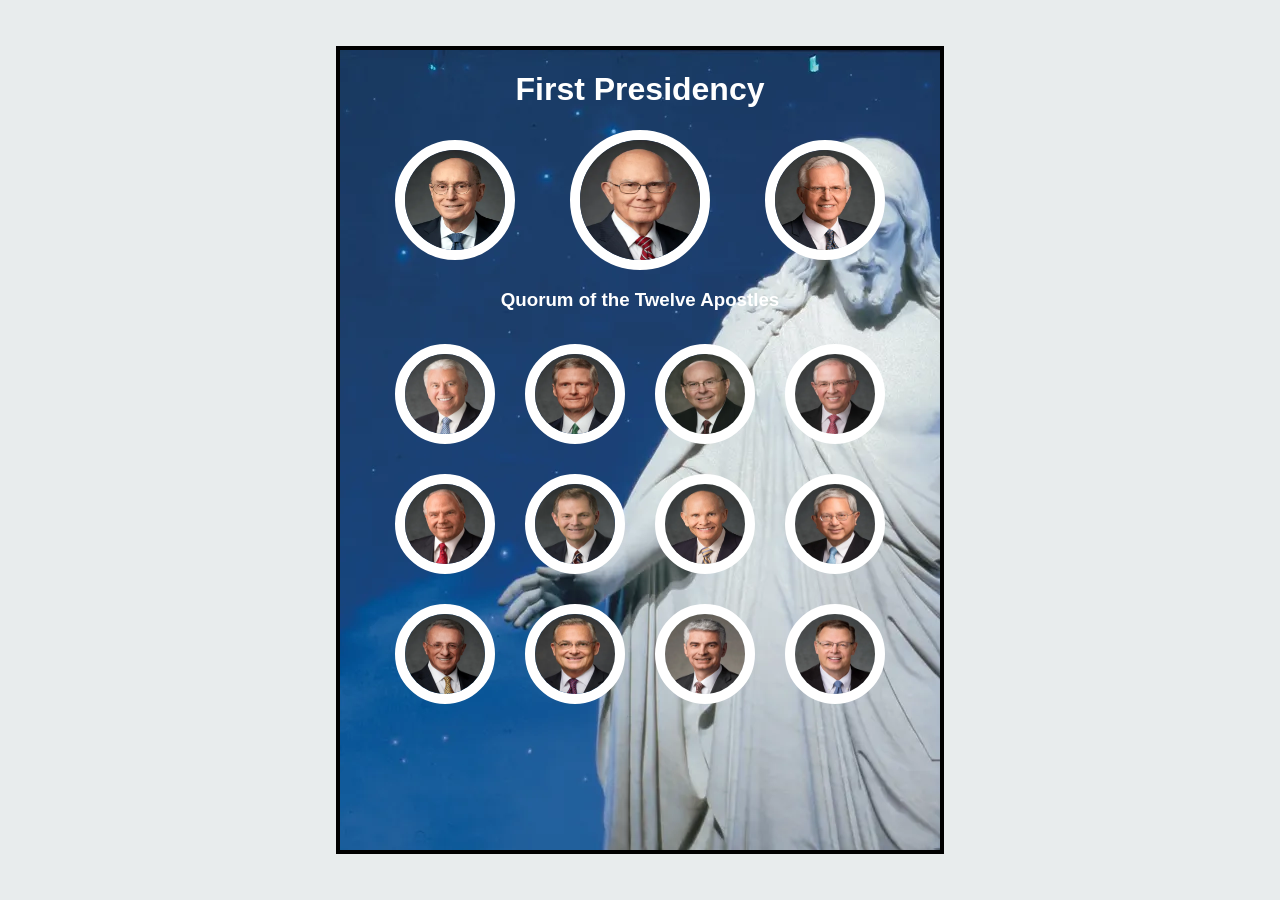
<file: ice/apostle_spotlight/apostle_spotlight/apostles.html>
<!DOCTYPE html>
<html lang="en">
<head>
    <meta charset="UTF-8">
    <meta name="viewport" content="width=device-width, initial-scale=1.0">
    <title>Apostles Spotlights</title>
    <style>
        body {
            background-color: #E8ECED;
            font-family: Arial;
            display: flex;
            justify-content: center;
            align-items: center;
            min-height: 100vh;
            margin: 0;
        }

        #card {
            border: black solid 4px;
            background: blue;
            background-image: url("images/christus.webp");
            height: 800px;
            width: 600px;
        }

        h1 {
            color: #fff;
            text-align: center;
        }

        .presidency {
            display: flex;
            justify-content: center;
            align-items: center;
            justify-content: space-evenly;
        }

        .eyering {
            border: 10px solid #fff;
            width: 100px;
            height: 100px;
            border-radius: 50%;
            overflow: hidden;
        }

        .eyering img {
            width: 100px;
            height: 100px;
        }

        .prophet {
           border: 10px solid #fff;
            width: 120px;
            height: 120px;
            border-radius: 50%;
            overflow: hidden; 
        }
        
        .prophet img {
            width: 120px;
            height: 120px;
        }

        .christopherson {
            border: 10px solid #fff;
            width: 100px;
            height: 100px;
            border-radius: 50%;
            overflow: hidden;
        }

        .christopherson img {
            width: 100px;
            height: 100px;
        }

        h3 {
            color: #fff;
            text-align: center;
        }

        .apostles {
            display: flex;
            flex-wrap: wrap;
            justify-content: center;
        }
 
        .apostle {
            border: 10px solid #fff;
            width: 80px;
            height: 80px;
            border-radius: 50%;
            overflow: hidden;
            margin: 15px;
        }

        .apostle img {
            width: 80px;
            height: 80px;
        }

    </style>
</head>
<body>
    <div id="card">
        <h1>First Presidency</h1>
        
        <div class="presidency">
            <div class="eyering">
                <img src="images/eyring.webp">
            </div>
            <div class="prophet">
                <img src="images/oaks.webp">
            </div>
            <div class="christopherson">
                <img src="images/christofferson.webp">
            </div>
        </div>

        <h3>Quorum of the Twelve Apostles</h3>

    <div class="apostles">
        <div class="apostle"><img src="images/uchtdorf.webp"></div>
        <div class="apostle"><img src="images/bednar.webp"></div>
        <div class="apostle"><img src="images/cook.webp"></div>
        <div class="apostle"><img src="images/anderson.webp"></div>
        <div class="apostle"><img src="images/rasband.webp"></div>
        <div class="apostle"><img src="images/stevenson.webp"></div>
        <div class="apostle"><img src="images/renlund.webp"></div>
        <div class="apostle"><img src="images/gong.webp"></div>
        <div class="apostle"><img src="images/soares.webp"></div>
        <div class="apostle"><img src="images/kearon.webp"></div>
        <div class="apostle"><img src="images/causse.webp"></div>
        <div class="apostle"><img src="images/gilbert.webp"></div>
    </div>

    </div>
</body>
</html>
</file>
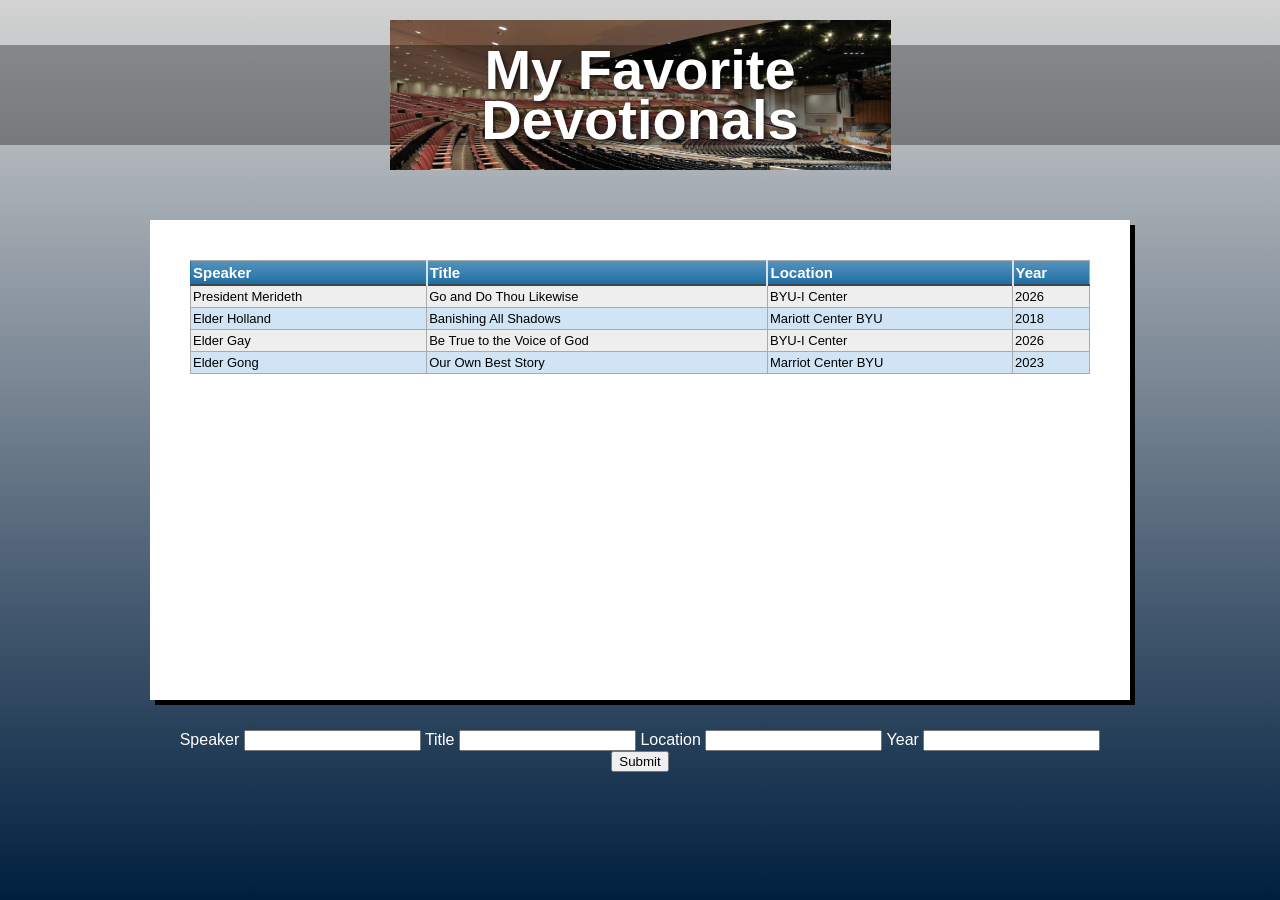
<file: ice/favorite_devo/favorite_devo/favdevo.html>
<!DOCTYPE html>
<html lang="en">
<head>
  <meta charset="UTF-8" />
  <meta name="viewport" content="width=device-width, initial-scale=1.0"/>
  <title>My Favorite Devotionals</title>
  <link rel="stylesheet" href="styles/styles.css" />
</head>
<body>
  <div class="container">
    <header class="header">
      <div class="header-image">
        <h1>My Favorite<br>Devotionals</h1>
      </div>
    </header>
    <main>
      <div class="content-box">
        <table class="blueTable">
          <thead>
<tr>
<th>Speaker</th>
<th>Title</th>
<th>Location</th>
<th>Year</th>
</tr>
</thead>
<tbody>
<tr>
<td>President Merideth</td>
<td>Go and Do Thou Likewise</td>
<td>BYU-I Center</td>
<td>2026</td>
</tr>
<tr>
<td>Elder Holland</td>
<td>Banishing All Shadows</td>
<td>Mariott Center BYU</td>
<td>2018</td>
</tr>
<tr>
<td>Elder Gay</td>
<td>Be True to the Voice of God</td>
<td>BYU-I Center</td>
<td>2026</td>
</tr>
<tr>
<td>Elder Gong</td>
<td>Our Own Best Story</td>
<td>Marriot Center BYU</td>
<td>2023</td>
</tr>
</tbody>
        </table>
      </div>
      <div class="form">
        <form>
          <label>Speaker</label>
          <input type="text">
          <label>Title</label>
          <input type="text">
          <label>Location</label>
          <input type="text">
          <label>Year</label>
          <input type="text">
        </form>
        <button>Submit</button>
      </div>
    </main>
  </div>
</body>
</html>
</file>
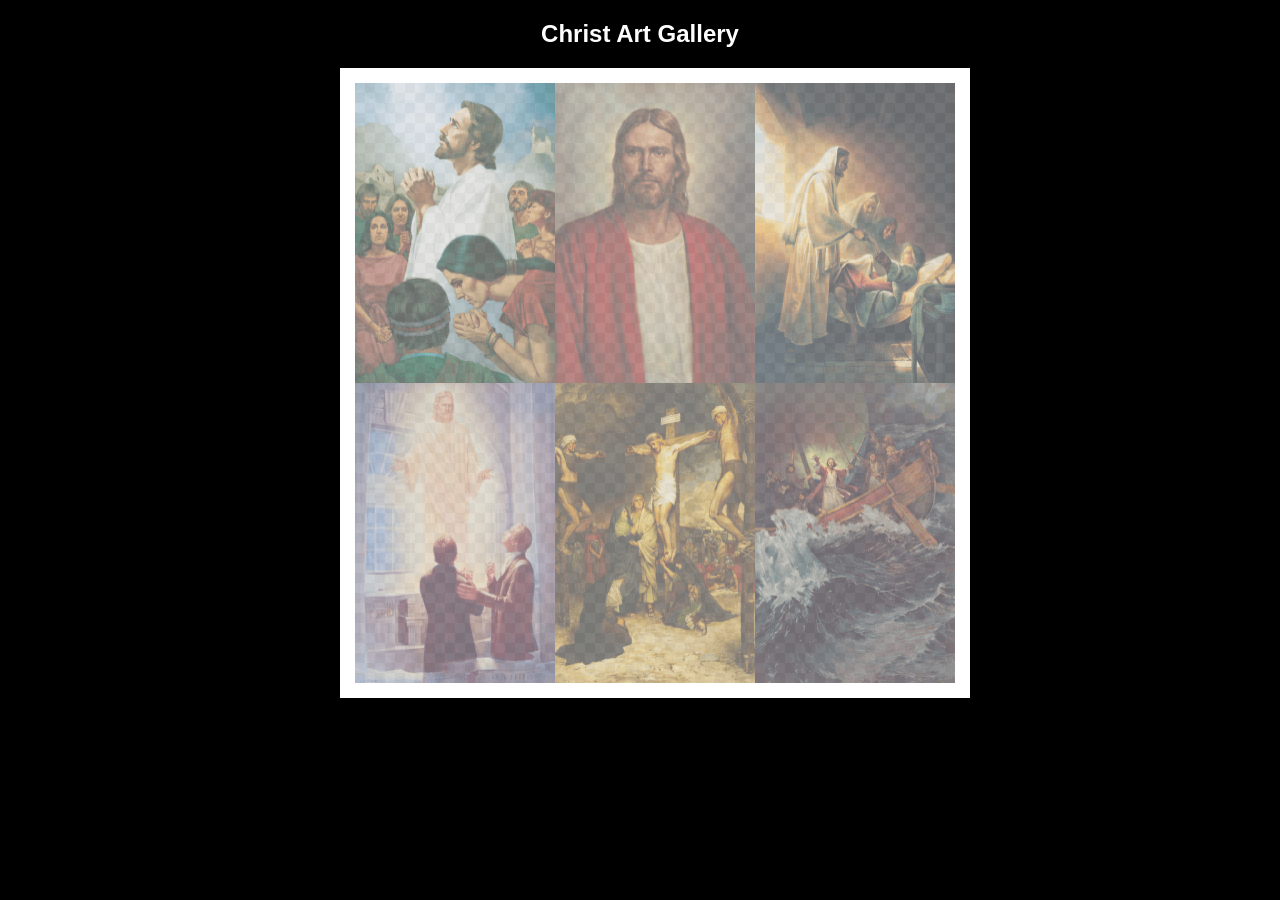
<file: ice/gallery/gallery/gallery.html>
<!DOCTYPE html>
<html lang="en">
<head>
    <meta charset="UTF-8">
    <meta name="viewport" content="width=device-width, initial-scale=1.0">
    <title>Images of Christ</title>
    <style>
        body {
            background: black;
        }
        #wrapper{
            width: 600px;
            margin: 0 auto;
        }
        nav {
            color: white;
            text-align: center;
            font-family: Haettenschweiler, 'Arial Narrow Bold', sans-serif;
        }
        #gallery{
            display: grid;
            grid-template-columns: 200px 200px 200px;
            border: 15px solid rgb(255, 255, 255);
            width: 100%;
            background-color: #ddd;
            background-image:
                linear-gradient(45deg, #ccc 26%, transparent 26%), 
                linear-gradient(135deg, #ccc 26%, transparent 26%),
                linear-gradient(45deg, transparent 75%, #ccc 75%),
                linear-gradient(135deg, transparent 75%, #ccc 75%);
            background-size: 20px 20px; /* Must be a square */
            background-position: 0 0, 10px 0, 10px -10px, 0px 10px; 
            
        }
        #gallery a {
            cursor: url('images/christus.png'), pointer;
        }
        #gallery img {
            /* make a thumbnail of the image that is 200x300 
               instead of using width and height here to help the page load faster */
            width: 200px; 
            height: 300px;

            opacity:50%;
            display:block;
        }
        #gallery img:hover{
            opacity: 100%;
        }
    </style>
</head>
<body>
    <div id="wrapper">
        <nav>
            <h1>Christ Art Gallery</h1>
        </nav>
        <main>
            <div id="gallery">
                <a href="images/big/img1.jpg"><img src="images/small/img1.png" alt="Christ praying with the Nephites" ></a>
                <a href="images/big/img2.jpg"><img src="images/small/img2.png" alt="Jesus the Christ" ></a>
                <a href="images/big/img3.jpg"><img src="images/small/img3.png" alt="Jesus Raising the Daughter of Jairus" ></a>
                <a href="images/big/img4.jpg"><img src="images/small/img4.png" alt="The Lord Appears in the Kirtland Temple" ></a>
                <a href="images/big/img5.jpg"><img src="images/small/img5.png" alt="Crucifixion of Jesus Christ" ></a>
                <a href="images/big/img6.jpg"><img src="images/small/img6.png" alt="Jesus Calms the Storm" ></a>
            </div>
        </main>
    </div>
</body>
</html>
</file>
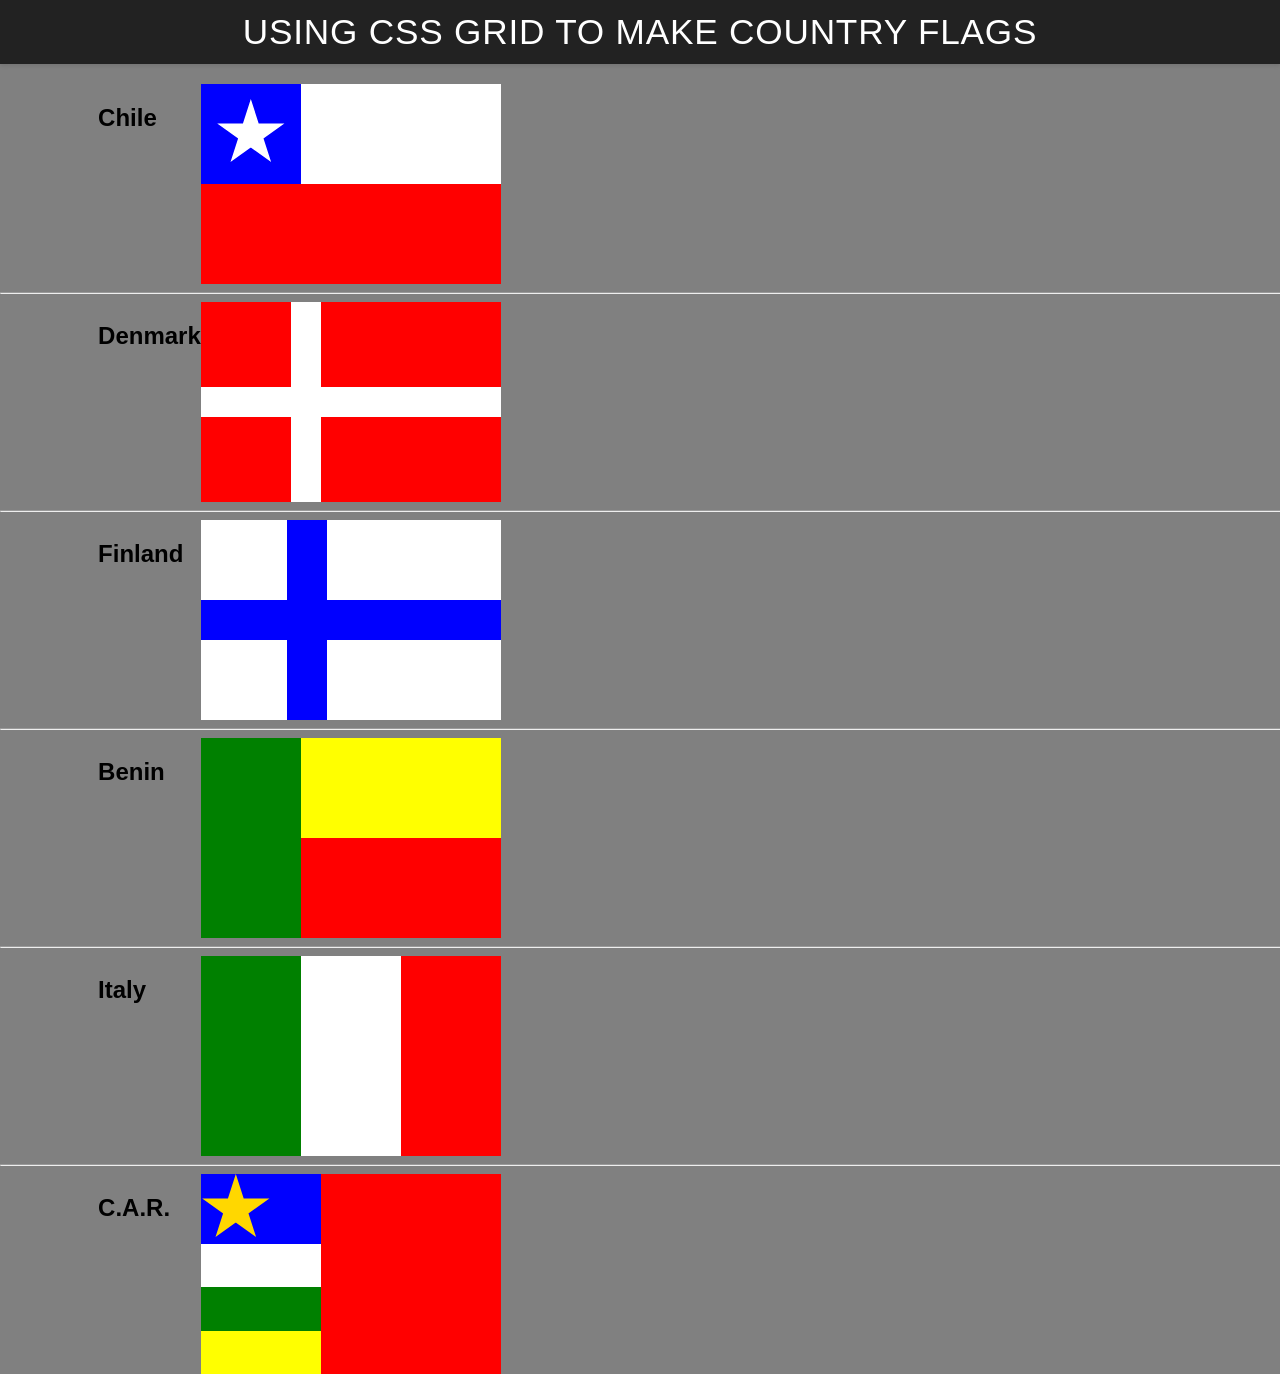
<file: ice/grid_flags/grid_flags/flags.html>
<!DOCTYPE html>
<html lang="en">

<head>
    <meta charset="UTF-8">
    <meta name="viewport" content="width=device-width, initial-scale=1.0">
    <title>Flag</title>
    <style>
        body {
            margin: 0;
            font-family: 'Helvetica Neue', sans-serif;
            background-color: gray;
        }

        header {
            background-color: #222;
            color: #fff;
            padding: 0.75rem 1.5rem;
            display: flex;
            align-items: center;
            justify-content: center;
            font-size: 1.1rem;
            letter-spacing: 0.05rem;
            text-transform: uppercase;
            box-shadow: 0 2px 4px rgba(0, 0, 0, 0.1);
        }

        header h1 {
            margin: 0;
            font-weight: 400;
        }
        main {
            display: grid;
            grid-template-columns: .1fr .1fr 1fr .1fr;
            margin-top: 20px;
        }
        hr {
            width: 100%;
            grid-column: 1 / 5;
        }
        h2 {
            grid-column: 2/3;
        }

        #blue {
            background: blue;
            grid-column: 1 / 2;
            display: grid;
            align-items: center;
            justify-items: center;
        }

        #white {
            background: white;
            grid-column: 2 / 4;
        }

        #red {
            background: red;
            grid-column: 1 / 4;
        }

        #chile {
            display: grid;
            grid-template-columns: 1fr 1fr 1fr;
            grid-template-rows: 1fr 1fr;
            height: 200px;
            width: 300px;
        }

        .star {
            width: 70px;
            aspect-ratio: 1;
            background: white;
            clip-path: polygon(50% 0, 79% 90%, 2% 35%, 98% 35%, 21% 90%);
        }

        #denmark {
            display: grid;
            grid-template-columns: 1fr 2fr;
            grid-template-rows: 1fr 1fr;
            height: 200px;
            width: 300px;
            background: white;
            gap: 30px;
        }

        #dred1 {
            background: red;
            grid-column: 1/2;
        }

        #dred2 {
            background: red;
            grid-column: 2/3;
        }

        #dred3 {
            background: red;
            grid-column: 1/2;
            grid-row: 2/3;
        }

        #dred4 {
            background: red;
            grid-column: 2/3;
            grid-row: 2/3;
        }

        #finland {
            display: grid;
            background: blue;
            grid-template-columns: 1fr 2fr;
            grid-template-rows: 1fr 1fr;
            height: 200px;
            width: 300px;
            gap: 40px;
        }

        #fwhite1 {
            background: white;
            grid-column: 1/2;
        }

        #fwhite2 {
            background: white;
            grid-column: 2/3;
        }

        #fwhite3 {
            background: white;
            grid-column: 1/2;
            grid-template-rows: 2/3;
        }

        #fwhite4 {
            background: white;
            grid-column: 2/3;
            grid-row: 2/3;
        }

        #benin {
            display: grid;
            grid-template-columns: 1fr 2fr;
            grid-template-rows: 1fr 1fr;
            height: 200px;
            width: 300px;
        }

        #bgreen {
            background: green;
            grid-column: 1/2;
            grid-row: 1/3;
        }

        #byellow {
            background: yellow;
            grid-column: 2/3;
        }

        #bred {
            background: red;
            grid-column: 2/3;
            grid-row: 2/3
        }

        #italy {
            display: grid;
            grid-template-columns: 1fr 1r 1fr;
            grid-template-rows: 1fr 1fr;
            height: 200px;
            width: 300px;
        }

        #igreen {
            background: green;
            grid-column: 1/2;
            grid-row: 1/3;
        }

        #iwhite {
            background: white;
            grid-column: 2/3;
            grid-row: 1/3;
        }

        #ired {
            background: red;
            grid-column: 3/4;
            grid-row: 1/3;
        }

        #car {
            background: red;
            display: grid;
            grid-template-columns: 2fr 1fr 2fr;
            grid-template-rows: 1fr 1fr 1fr 1fr;
            height: 200px;
            width: 300px;
        }

        #carb {
            background: blue;
            grid-column: 1/2;
            grid-row: 1/2;
        }

        #carw {
            background: white;
            grid-column: 1/2;
            grid-row: 2/3;
        }

        #carg {
            background: green;
            grid-column: 1/2;
            grid-row: 3/4;
        }

        #cary {
            background: yellow;
            grid-column: 1/2;
            grid-row: 4/5;
        }

        #carr {
            background: red;
            grid-column: 2/3;
            grid-row: 1/5;
        }

        .carstar {
            width: 70px;
            aspect-ratio: 1;
            background: gold;
            clip-path: polygon(50% 0, 79% 90%, 2% 35%, 98% 35%, 21% 90%);
        }


    </style>
</head>

<body>
    <header>
        <h1>Using CSS Grid to make Country Flags</h1>
    </header>
    <main>
        <h2>Chile</h2>
        <div id="chile">
            <div id="blue">
                <div class="star"></div>
            </div>
            <div id="white"></div>
            <div id="red"></div>
        </div>
        <hr>

        <h2>Denmark</h2>
        <div id="denmark">
            <div id="dred1"></div>
            <div id="dred2"></div>
            <div id="dred3"></div>
            <div id="dred4"></div>
        </div>
        <hr>

        <h2>Finland</h2>
        <div id="finland">
            <div id="fwhite1"></div>
            <div id="fwhite2"></div>
            <div id="fwhite3"></div>
            <div id="fwhite4"></div>
        </div>
        <hr>

        <h2>Benin</h2>
        <div id="benin">
            <div id="bgreen"></div>
            <div id="byellow"></div>
            <div id="bred"></div>
        </div>
        <hr>

        <h2>Italy</h2>
        <div id="italy">
            <div id="igreen"></div>
            <div id="iwhite"></div>
            <div id="ired"></div>
        </div>
        <hr>

        <h2>C.A.R.</h2>
        <div id="car">
            <div id="carb">
                <div class="carstar"></div>
            </div>
            <div id="carw"></div>
            <div id="carg"></div>
            <div id="cary"></div>
            <div id="carr"></div>

        </div>
    </main>
</body>

</html>
</file>
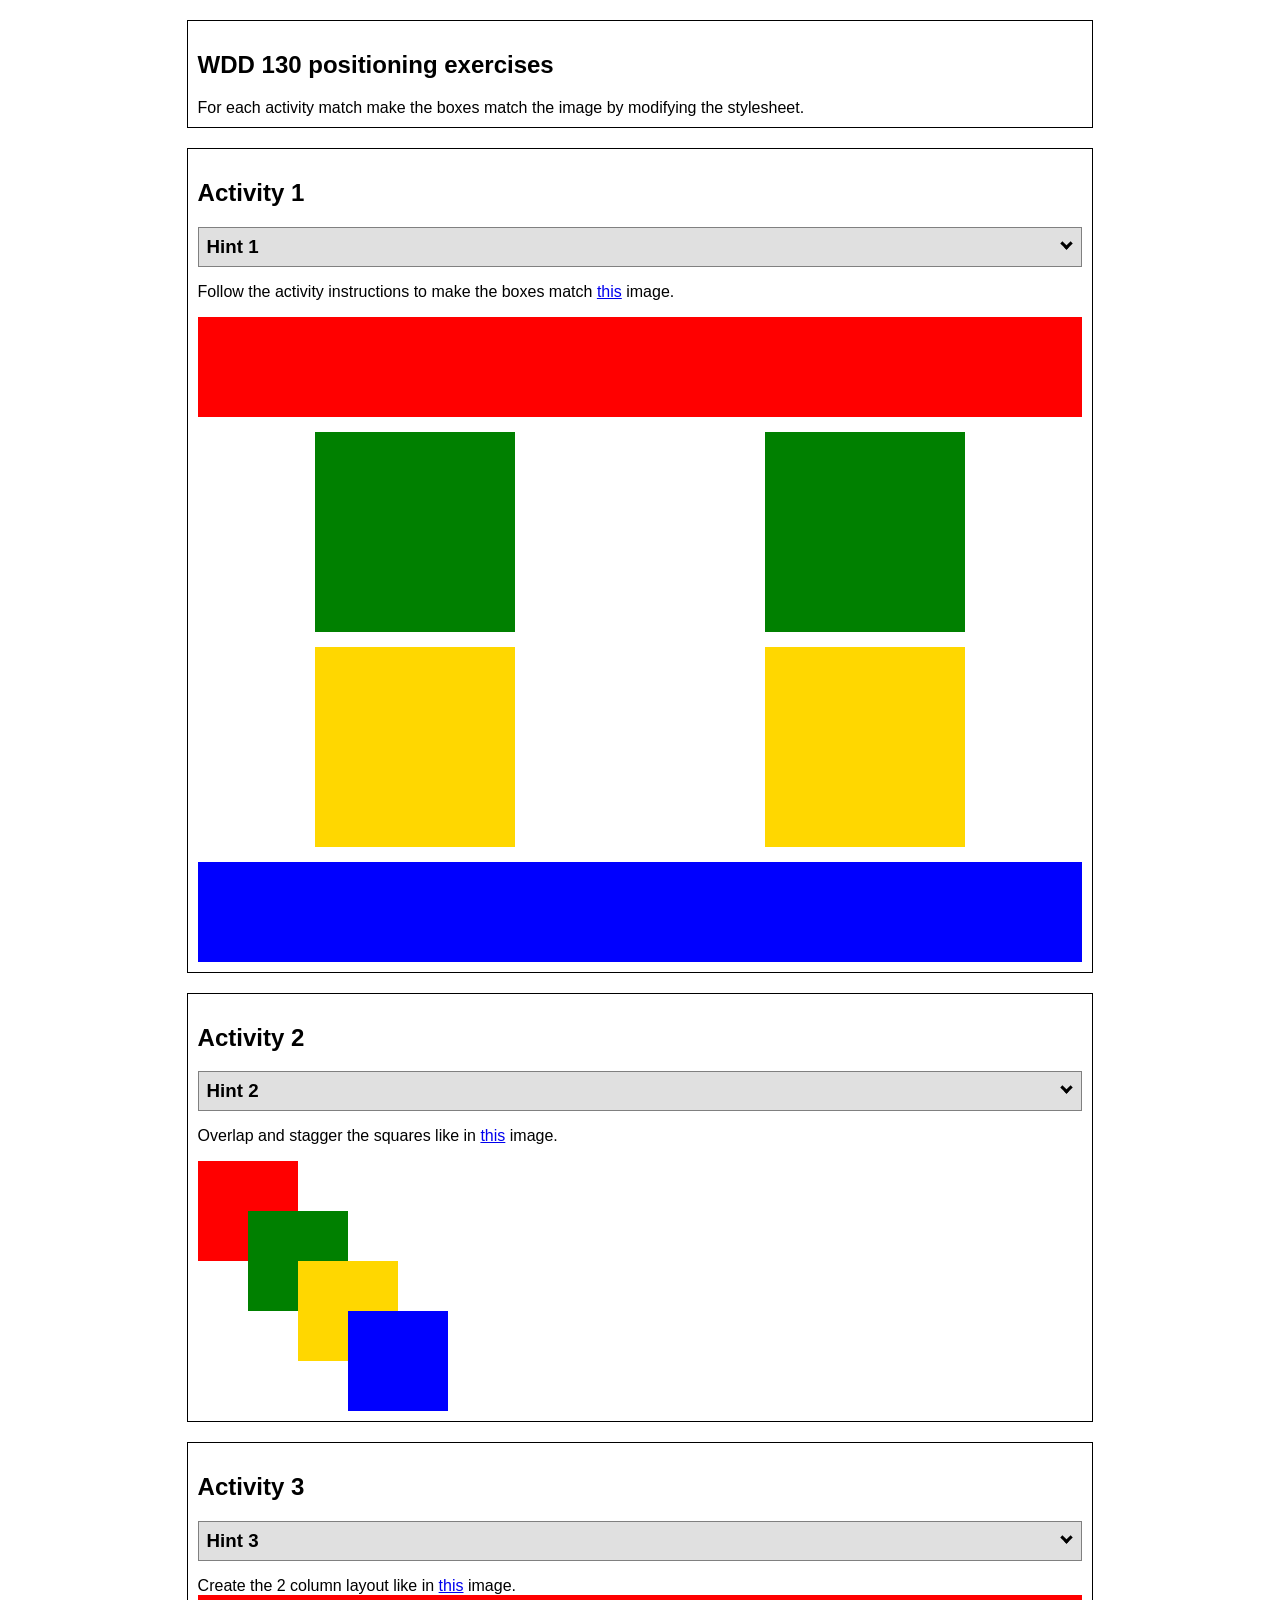
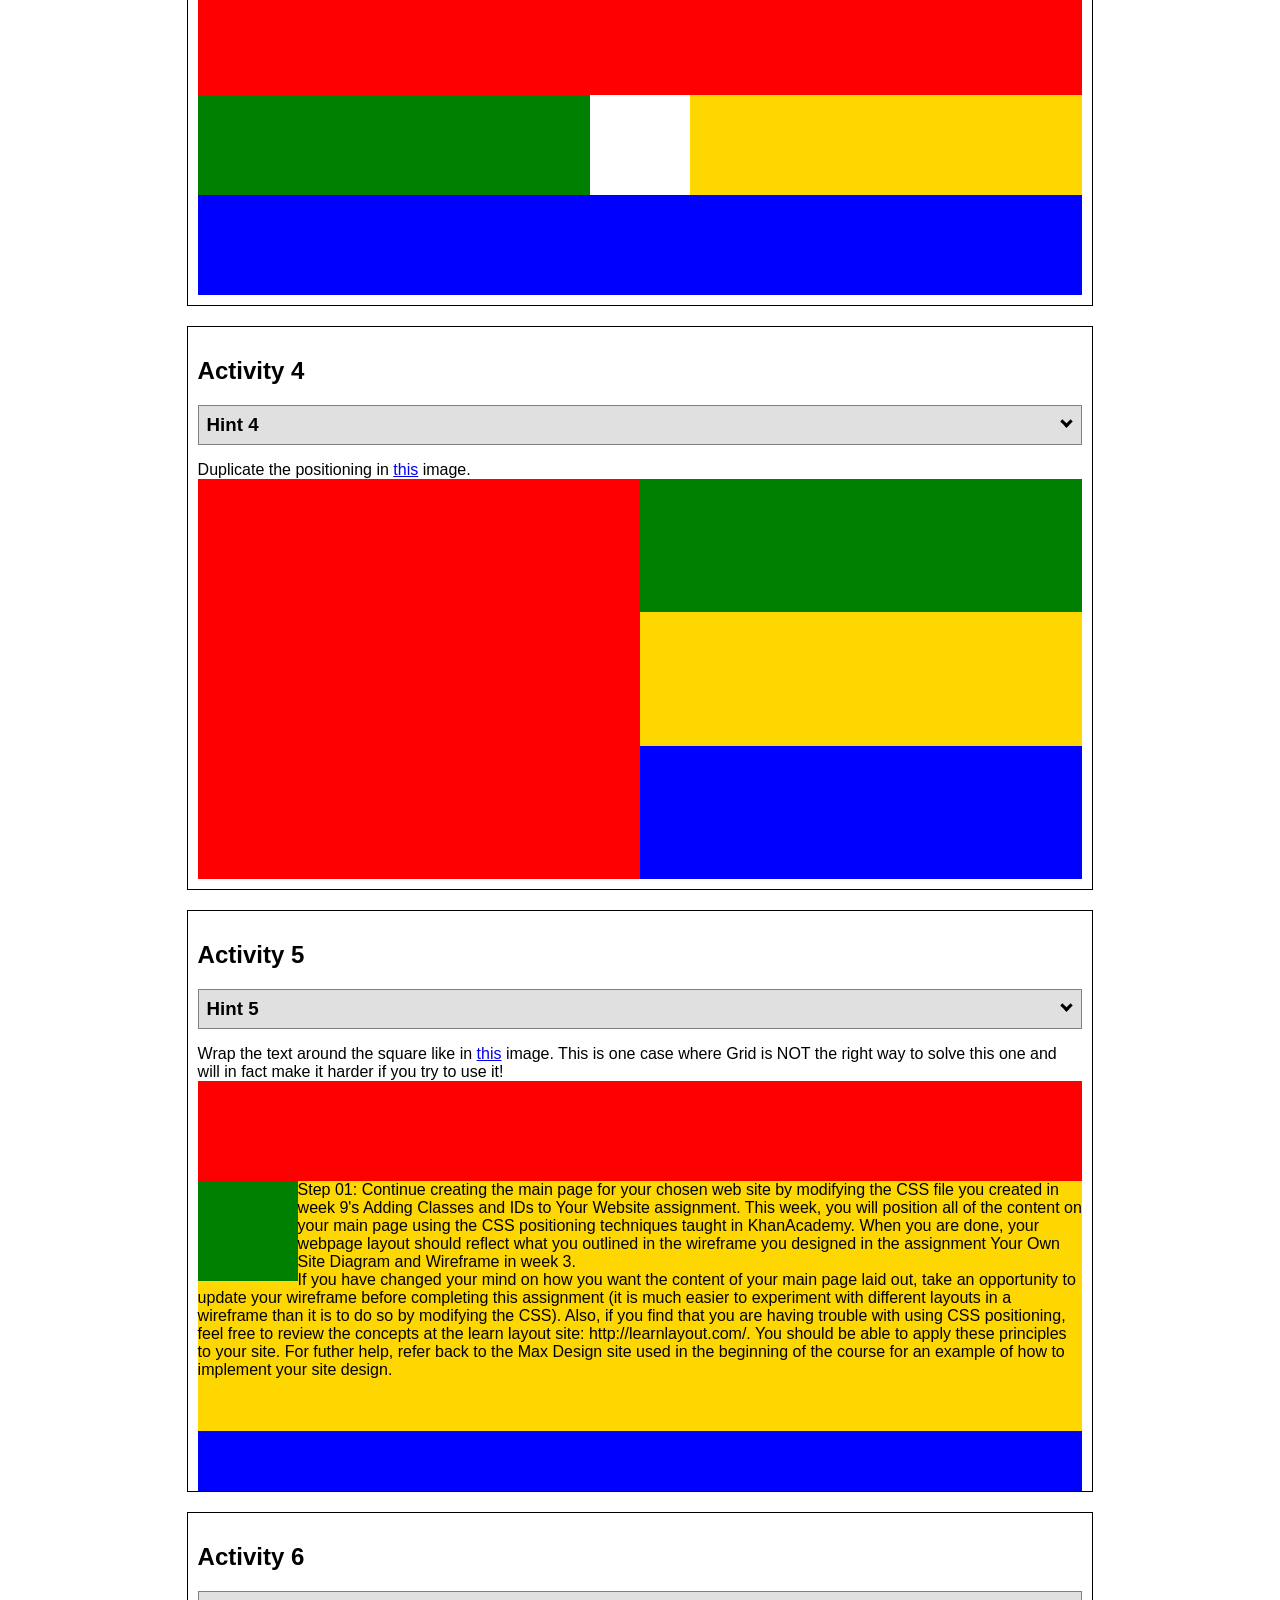
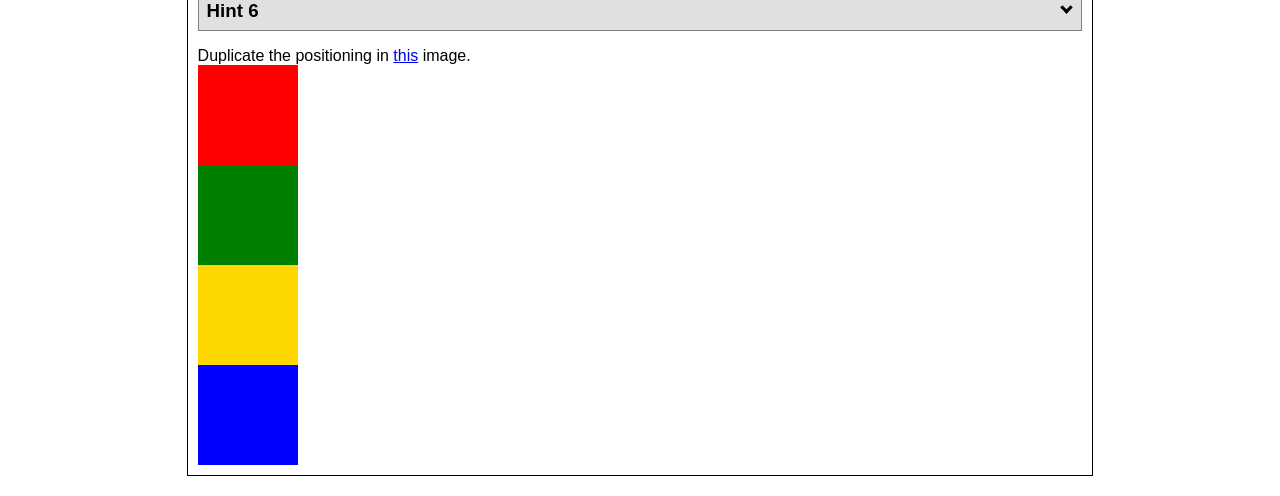
<file: ice/positioning/positioning/positioning.html>
<!DOCTYPE html>
<html lang="en">
  <head>
    <!-- HTML - Name: positioning.html -->
    <title>Positioning Activity</title>
    <link rel="stylesheet" type="text/css" href="positionstyles.css" />
  </head>
  <body>
    <div class="activity">
      <h2>WDD 130 positioning exercises</h2>
      For each activity match make the boxes match the image by modifying the stylesheet.</div>
    <div class="activity">
      <h2>Activity 1</h2>
      <section class="hint"><input type="checkbox" ><i></i> <h3>Hint 1</h3><div><p>Use the activity instructions for the firt activity</a></p></div></section>
      <p>Follow the activity instructions to make the boxes match  <a href="images/example1.png" target="_blank">this</a> image.</p>
      <div class="content1" >
        <div class="red1" ></div>
        <div class="green1" ></div>
        <div class="green1" ></div>
        <div class="yellow1"></div>
        <div class="yellow1"></div>
        <div class="blue1"></div>
      </div>
    </div>
    <div class="activity">
      <h2>Activity 2</h2>
      <section class="hint"><input type="checkbox" > <h3>Hint 2</h3><i></i><div>
      <ul>
      <li>grid-template-columns: 50px 50px 50px 50px 50px </li></ul></div></section>
      <p>Overlap and stagger the squares like in <a href="images/example2.png" target="_blank">this</a> image.</p>
      <div class="content2" >
        <div class="red2" ></div>
        <div class="green2" ></div>
        <div class="yellow2"></div>
        <div class="blue2"></div>
      </div>
    </div>
    <div class="activity">
      <h2>Activity 3</h2>
      <section class="hint"><input type="checkbox" > <h3>Hint 3</h3><i></i><div><p>This one is going to be best solved with CSS Grid. Remember to make the boxes the right width first...then start moving them around. </p><h4>Properties used:</h4><ul><li>display:grid;</li><li>grid-template-columns:</li><li>grid-column-gap:</li>
        <li>grid-column:</li>  </ul></div></section>
      Create the 2 column layout like in <a href="images/example3.png" target="_blank">this</a>  image.
      <div class="content3" >
        <div class="red3" ></div>
        <div class="green3" ></div>
        <div class="yellow3"></div>
        <div class="blue3"></div>
      </div>
    </div>
    <div class="activity">
      <h2>Activity 4</h2>
      <section class="hint"><input type="checkbox" > <h3>Hint 4</h3><i></i><div><p>For the others we have been primarily concerned with width. For this one you will need to adjust height as well. </p><h4>Properties used:</h4><ul><li>display:grid;</li><li>grid-template-columns:</li><li>grid-row:</li></ul></div></section>
      Duplicate the positioning in <a href="images/example4.png" target="_blank">this</a> image. 
      <div class="content4" >
        <div class="red4" ></div>
        <div class="green4" ></div>
        <div class="yellow4"></div>
        <div class="blue4"></div>
      </div>
    </div>

    <div class="activity">
      <h2>Activity 5</h2>
      <section class="hint"><input type="checkbox" > <h3>Hint 5</h3><i></i><div><p>Grid is <strong>not</strong> the right way to do this.  In fact there is only one way to really do that...and that is with float. Remember that we float the thing we want the text to wrap around.  Also remember to start by making all the shapes the right size and shape.</p><h4>Properties used:</h4><ul><li>float: left;</li></ul></div></section>
      Wrap the text around the square like in <a href="images/example5.png" target="_blank">this</a> image. This is one case where Grid is NOT the right way to solve this one and will in fact make it harder if you try to use it!
      <div class="content5" >
        <div class="red5" ></div>
        <div class="green5" ></div>
        <div class="yellow5">Step 01: Continue creating the main page for your chosen web site by modifying the CSS file you created in week 9's Adding Classes and IDs to Your Website assignment. This week, you will position all of the content on your main page using the CSS positioning techniques taught in KhanAcademy. When you are done, your webpage layout should reflect what you outlined in the wireframe you designed in the assignment Your Own Site Diagram and Wireframe in week 3. <br />
          If you have changed your mind on how you want the content of your main page laid out, take an opportunity to update your wireframe before completing this assignment (it is much easier to experiment with different layouts in a wireframe than it is to do so by modifying the CSS). Also, if you find that you are having trouble with using CSS positioning, feel free to review the concepts at the learn layout site: http://learnlayout.com/. You should be able to apply these principles to your site. For futher help, refer back to the Max Design site used in the beginning of the course for an example of how to implement your site design.</div>
        <div class="blue5"></div>
      </div>
    </div>
    <div class="activity">
      <h2>Activity 6</h2>
      <section class="hint"><input type="checkbox" > <h3>Hint 6</h3><i></i><div><p>This one is all about visualizing the grid behind the layout. If you are having a hard time doing that first: all the sizes are even multiples of 100, and second here is another example with the lines drawn: <a href="images/example6-hint.png" target="_blank">example 6 with lines</a>. For this one you will find it easiest if you use px for the column width. You can also use <kbd>z-index</kbd> to control the element layering.    </p><h4>Properties used:</h4><ul><li>display:grid;</li><li>grid-template-columns:</li><li>grid-column:</li><li>grid-row:</li><li><a href="https://www.w3schools.com/cssref/pr_pos_z-index.asp" target="_blank">z-index:</a></li></ul></div></section>
      Duplicate the positioning in <a href="images/example6.png" target="_blank">this</a> image.
      <div class="content6" >
        <div class="red6" ></div>
        <div class="green6" ></div>
        <div class="yellow6"></div>
        <div class="blue6"></div>
      </div>
    </div>
  </body>
</html>
</file>
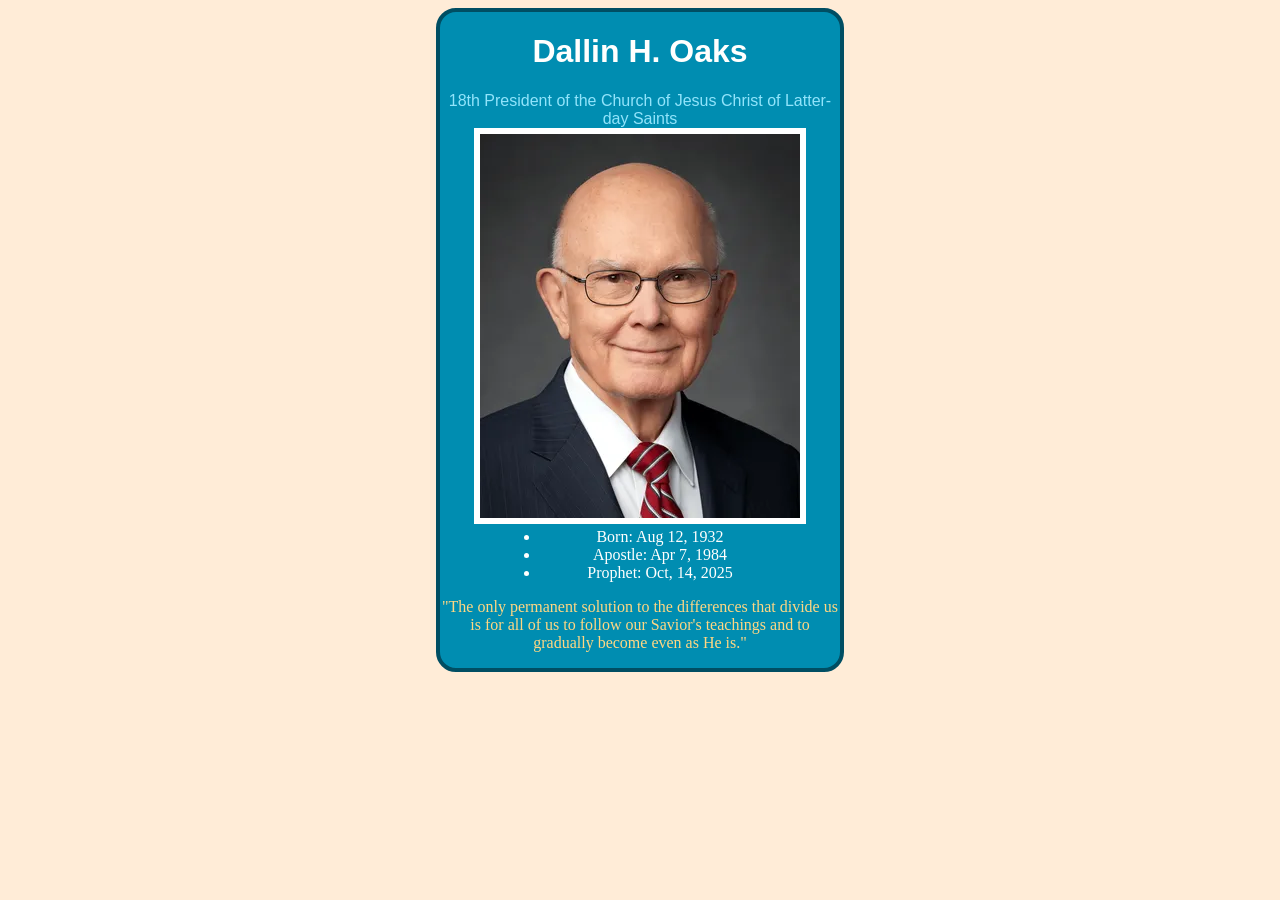
<file: ice/prophet_cards/prophet_cards/oaks.html>
<!DOCTYPE html>
<html lang="en">
<head>
    <meta charset="UTF-8">
    <meta name="viewport" content="width=device-width, initial-scale=1.0">
    <title>Dallin H. Oaks</title>
    <style>
        /* Insert styles here, this is called an internal stylesheet  */
        body {
            background: #FFECD7;
        }
        h1 {
           color: #FFFFFE;
            font-family: 'Helvetica';
        }

        a {
            color: #91E4FB;
            font-family: 'Helvetica';
            text-decoration: none;

        }

        #card {
            background-color: #008DB1;
            border: solid 4px #004E63;
            border-radius: 20px;
            margin: 0 auto;
            width: 400px;
            text-align: center;
        }

        ul {
            color: #FFFFFE;
            font: 'Hevetica';
            width: 60%;
            margin: 0 auto;
        }

        p {
            color: #FFD783;
            font-family: 'Brush Script MT' , 'Nanum Brush Script';
        }

        img {
            border: white 6px solid;
        }

    </style>
</head>
<body>
    <div id="card">
        <h1>Dallin H. Oaks</h1>
        <a href="https://www.churchofjesuschrist.org/learn/dallin-h-oaks?lang=eng">18th President of the Church of Jesus Christ of Latter-day Saints</a>
        <img src="images/oaks.webp">
        <ul>
            <li>Born: Aug 12, 1932</li>
            <li>Apostle: Apr 7, 1984</li>
            <li>Prophet: Oct, 14, 2025</li>
        </ul>
        <p>"The only permanent solution to the differences that divide us is for all of us to follow our Savior's teachings and to gradually become even as He is."</p>
    </div>
</body>
</html>
</file>
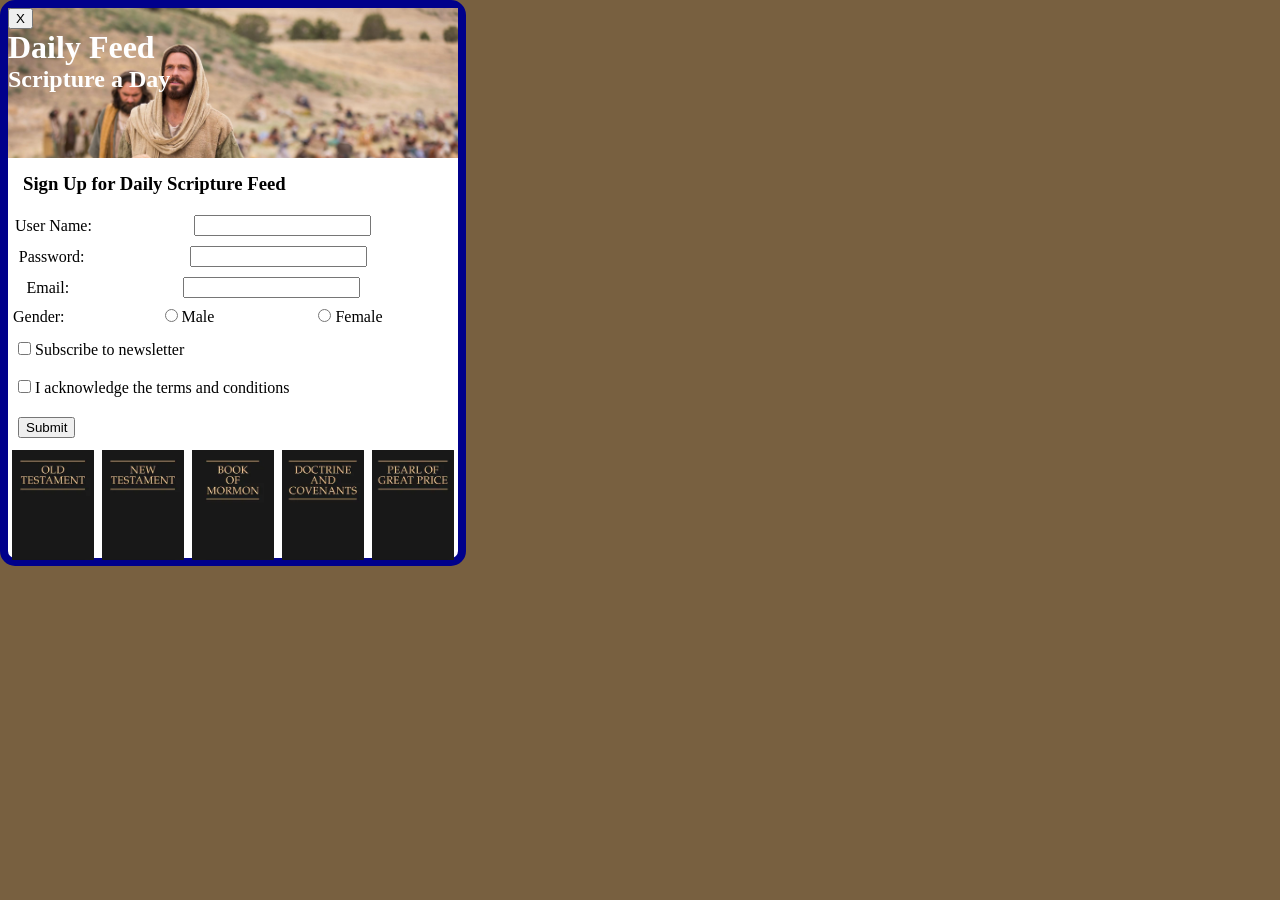
<file: ice/signup/signup/signup.html>
<!DOCTYPE html>
<html lang="en">

<head>
    <meta charset="UTF-8">
    <meta name="viewport" content="width=device-width, initial-scale=1.0">
    <title>Daily Feed Sign Up</title>

    <style>
        * {
            margin: 0;
        }

        body {
            background: rgb(120, 96, 64);
        }

        #formContainer {
            background-color: #FFF;
            border: solid darkblue 8px;
            border-radius: 15px;
            width: 450px;
            height: 550px;
            justify-self: center;
        }

        .hero {
            background: url(images/jesus_feeds_5000.jpeg);
            background-size: cover;
            height: 150px;
        }

        .hero h1 {
            justify-self: center;
            color: #FFF;
            align-self: center;
        }

        .hero h2 {
            justify-self: center;
            color: #FFF;
            align-self: center;
        }

        h3 {
            padding: 15px;
            justify-self: center;
        }

        .form {
            display: flex;
            flex-direction: column;
        }

        .entry {
            justify-self: center;
            padding: 5px;  
            display: flex;
            justify-content: space-evenly; 
            align-items: center;
            width: 80%
        }

        .entry div {
            white-space: nowrap;
        }

        .entry label {
            margin-right: 100px;
        }

        .check {
            justify-self: center;
            padding: 10px;
        }

        .submit {
            justify-self: center;
            padding: 10px;
        }

        .images {
        display: flex;
        }

        .images img {
        flex: 1;
        object-fit: contain;
        height: 110px;
        width: 50px;
        padding: 2px;
        margin-top: auto;
        }


    </style>




</head>

<body>
    <div id="formContainer">
        <div class="hero">
            <button type="button" id="closeBtn">X</button>
            <h1>Daily Feed</h1>
            <h2>Scripture a Day</h2>
        </div>
        <h3>Sign Up for Daily Scripture Feed</h3>
        <div class="form">
        <form id="myForm">
            <div class="entry">
            <label for="username">User Name:</label>
            <input type="text" id="username" name="username" required>
            </div>

            <div class="entry">
            <label for="password">Password:</label>
            <input type="password" id="password" name="password" required>
            </div>

            <div class="entry">
            <label for="email">Email:</label>
            <input type="email" id="email" name="email" required>
            </div>

            <div class="entry">
                <label>Gender:</label>
                <div>
                    <input type="radio" id="male" name="gender" value="male" required>
                    <label for="male">Male</label>
                    <input type="radio" id="female" name="gender" value="female" required>
                    <label for="female">Female</label>
                </div>
            </div>

            <div class="check">
            <section>
                <input type="checkbox" id="newsletter" name="newsletter">
                <label for="newsletter">Subscribe to newsletter</label>
            </section>
            </div>

            <div class="check">
            <section>
                <input type="checkbox" id="conditions" name="conditions" required>
                <label for="conditions">I acknowledge the terms and conditions</label>
            </section>
            </div>

            <div class="submit">
            <section>
                <button type="submit">Submit</button>
            </section>
            </div>
        </form>
        <div class="images">
        <img src="images/old_testament.webp" alt="Old Testiment">
        <img src="images/new_testament.webp" alt="New Testiment">
        <img src="images/book_of_mormon.webp" alt="Book of Mormon">
        <img src="images/doctrine_and_covenants.webp" alt="Doctrine and Covenants">
        <img src="images/pearl_of_great_price.webp" alt="Pearl of Great Price">
        </div>
        </div>
        
    </div>

    <div id="output"></div>

    <script>
        // Here is some Javascript to start looking forward to wdd131
        document.getElementById("closeBtn").addEventListener("click", function () {
            document.getElementById("formContainer").style.display = "none";
         });
        const form = document.getElementById('myForm');
        const output = document.getElementById('output');

        form.addEventListener('submit', function (event) {
            event.preventDefault(); // Stop form from actually submitting

            const formData = new FormData(form);
            const entries = [];

            for (const [key, value] of formData.entries()) {
                if (key == "password") {
                    entries.push(`<strong>${key}</strong>: ${value} (you should probably encrypt the password)`);
                } else {
                    entries.push(`<strong>${key}</strong>: ${value}`);
                }
            }

            output.innerHTML = `
            <br>  
            <h3>Here is the data that would be sent to the server:</h3>
            <ul>
                ${entries.map(item => `<li>${item}</li>`).join('')}
            </ul>
            `;
                });
    </script>

</body>

</html>
</file>
<file: styles/styles.css>
body {
            background-color: #F3EBDD;
            font-family: 'Manrope', sans-serif;
            background: url(../images/background.jpg);
            background-repeat: no-repeat;
            background-size: cover;
            background-position: center;
        }

        #logo {
            position: absolute;
            top: 16px;
            left: 16px;
            width: 160px;
            border: solid 2px #B89A57;
            border-radius: 50%;
            object-fit: cover;
        }

        #wrapper {
            border: solid 2px #B89A57;
            width: 967px;
            margin: auto;
            background: #4C566A;
            overflow: hidden;
        }

        header {
            position: relative;
            background-position-y: -161px;
            background-image: url(../images/hero_img.jpg);
            height: 400px;
            border-bottom: 4px solid #2F343B;
            display: flex;
            align-items: center;
            justify-content: center;
        }

        section img {
            width: 300px;
            border: solid 4px #B89A57
        }

        h1 {
            font-family: 'Cormorant_Garamond', sans-serif;
            font-size: 44px;
            color: #FFF;
            flex-wrap: wrap;
            margin: 0;
            text-align: center;
            margin-top: 50px;
        }

        h3 {
            font-family: 'Cormorant_Garamond', sans-serif;
            font-size: 44px;
            color: #FFF;
            flex-wrap: wrap;
            margin: 0;
            text-align: center;
            margin-top: 50px;
        }

        p {
            color: #B89A57;
        }

        nav {
            position: absolute;
            margin: 0 auto;
            width: 50%;
            height: 50px;
            top: 0;
            left: 50%;
            background: #2F343B;
            border: solid #B89A57;
            display: flex;
            flex-direction: row;
            justify-content: space-evenly;
            align-items: center;
        }

        nav a {
            display: flex;
            align-self: center;
            text-decoration: none;
            color: #B89A57;
        }

        nav a:hover {
            color: #F3EBDD;
        }

        nav a:visited {
            color: #B89A57;
        }

        section {
            display: flex;
            flex-direction: column;
            align-items: center;
            gap: 50px;
            padding: 30px 30px;
        }

        .box {
            width: 400px;
            padding: 20px;
            text-align: center;
            position: relative;
            background: #2F343B;
            border: solid 2px #B89A57;
            color: #FFF;
        }

        .box img {
            position: absolute;
            top: -80px;
            left: 50%;
            width: 300px;
            border: solid 4px #B89A57;
        }

        .box a {
            font-family: 'Cormorant_Garamond', sans-serif;
            text-decoration: none;
            color: #B89A57;
            font-size: 1.4rem;
        }

        .box a:hover {
            color: #F3EBDD;
        }

        .box a:visited {
            color: #B89A57;
        }

        .box ul {
            color: #F3EBDD;
            text-align: left;
            
        }

        footer {
            display: flex;
            justify-content: space-evenly;
            align-items: center;
            border: solid 2px #B89A57;
            height: 30px;
            background-color: #2F343B;
        }

        footer a {
            text-decoration: none;
            color: #B89A57;
        }

        footer a:hover {
            color: #F3EBDD;
        }

        footer a:visited {
            color: #B89A57;
        }

        .images {
            display: flex;
            gap: 16px;
            padding: 16px;
        }

        .images img {
            flex: 1;
            height: 250px;
            object-fit: cover;
            border: 2px solid goldenrod;
        }
</file>
<file: wwr/styles/style.css>
#content {
    max-width : 1600px;
    margin : 0 auto;
}

nav {
    display: flex;
    justify-content: space-around;
}

nav a {
    text-align: center;
    color: #FFFFFF;
    text-decoration: none;
    padding: 35px;
}

nav a:hover {
    background-color: #FFFFFF;
    color: BLACK;
}

#hero-msg h1, #hero-msg h4 {
    color: white;
    text-align: center;
    font-family: "relicta";
}

.home-title {
    font-family: "relicta";
    font-size: 2em;
    margin-top: 10px;
}

.button-box {
    text-align: center;
}

main section {
    text-align: center;
}

main section img {
    box-sizing: border-box;
}

#background {
    height: 725px;
    background-color: #FFFFFF;
    grid-column: 1/11;
    grid-row: 4/9;
}

body {
    background-color: #51EBFF;
    font-family: 'creato_display' , 'sans-serif';
    font-size: 22px;
    padding: 0;
    margin: 0;
}

header {
    background-color: #51EBFF;
    display: grid;
    grid-template-columns: 150px auto;
}

.book, .join {
    background-color: #FFFFFF;
    color: #51EBFF;
    text-decoration: none;
    font-size: 18px;
    padding: 15px 30px;
    margin-top: 50px;
    border-radius: 5px;
}

.book:hover, .join:hover {
    background-color: #FFFFFF;
    color: BLACK;
}

.msg {
    background-color: #51EBFF;
    line-height: 1.5em;
    padding: 35px;
    grid-column: 6/10;
    grid-row: 6/7;
    box-shadow: 5px 5px 10px #6f7364;
}

.msg p {
    color: #FFFFFF;
    font-size: .8em;
    padding-bottom: 15px;
}

.msg h2 {
    color: #FFFFFF;
    font-family: "relitca";
}

footer {
    background-color: #35B0E6;
    color: #FFFFFF;
    padding: 25px 50px;
    margin-top: 200px;
    display: flex;
    justify-content: space-around;
    align-items: center;
}

footer a {
    color: #FFFFFF;
    text-decoration: none;
}

footer a:hover {
    color: BLACK;
}

footer p {
    font-size: 1.2em;
}

footer p a:hover {
    text-decoration: underline;
}

footer .social img {
    padding-top: 15px;
}

.logo {
    width: 80px;
}

#logo_link {
    padding-top: 5px;
    justify-self: center;
    align-self: center;
}

.icon {
    width: 80px;
    padding-top: 10px;
}

.rivers-card {
    margin: 200px 0;
    grid-column: 2/4;
    grid-row: 2/3;
}

.camping-card {
    margin: 200px 0;
    grid-column: 5/7;
    grid-row: 2/3;
}

.rapids-card {
    margin: 200px 0;
    grid-column: 8/10;
    grid-row: 2/3;
}

.card-img {
    border: 10px solid black;
    width: 100%;
    transition: transform .5s;
    box-shadow: 5px 5px 10px #6f7364;
}

.card-img:hover {
    opacity: .6;
    transform: scale(1.1);
}

.mountains {
    width: 100%;
    grid-column: 2/7;
    grid-row: 5/8;
    box-shadow: 5px 5px 10px #6f7364;
}

#hero {
    display: grid;
    grid-template-columns: 1fr 3fr 1fr;
    margin-top: -100px;
}

#hero-img {
    width: 100%;
    display: grid;
    grid-template-columns: 1fr 3fr 1fr;
    width: 100%;
}

#hero-box {
    grid-column: 1/4;
    grid-row: 1/3;
    z-index: -1;
}

#hero-msg {
    grid-column: 2/3;
    grid-row: 1/2;
    margin-top: 100px;
}

h2 {
    margin: 0;
}

@media screen and (max-width: 900px) {
    #hero, .home-grid {
        display: block;
        height: auto;
    }
    nav, footer {
        flex-direction: column;
    }
    nav a {
        display: block;
        padding: 15px;
    }
    #hero {
        margin-top: 0;
    }
    #hero-msg {
        margin-top: 0;
    }
    #hero-msg h4 {
        display: none;
    }
    #hero-msg h1 {
        color: #6f7364;
    }
    .home-title {
        font-size: 25px;
    }
    .rivers-card, .camping-card, .rapids-card {
        margin: 50px auto;
        width: 60%
    }
    #background {
        display: none;
    }
    .mountains, .msg {
        width: 80%;
        display: block;
        margin: 0 auto;
    }
    footer {
        margin-top: 25px;
    }
}
</file>
<file: ice/fathersday/fathersday/styles/styles.css>
body {
    background: linear-gradient(to bottom, #f0f0f0, #d6d6d6);
    font-family: Arial, Helvetica, sans-serif;
    margin: 0;
    padding: 20px;
    color: #333;

    transition: all 0.2s ease;
}


#wrapper {
    max-width: 1000px;
    margin: auto;

    border: solid tan 4px;
    background-color: bisque;

    border-radius: 16px;
    overflow: hidden;

    box-shadow: 0px 6px 15px rgba(0, 0, 0, 0.2);

    transition: all 0.15s ease;
}


header {
    background-color: #8b5e3c;
    padding: 15px 0;

    transition: all 0.15s ease;
}


nav ul {
    display: flex;
    justify-content: center;
    gap: 40px;

    list-style: none;
    padding: 0;
    margin: 0;
}

nav li {
    color: white;
    font-weight: bold;
    font-size: 1.1rem;

    transition: all 0.1s ease;
}


main {
    padding: 25px;
}


h1 {
    text-align: center;
    font-size: 3rem;
    color: #5c4033;
    margin-bottom: 20px;

    transition: all 0.1s ease;
}

h2 {
    text-align: center;
    color: #7a4e2d;
    margin-top: 0;

    transition: all 0.1s ease;
}


main img {
    display: block;
    margin: 0 auto 30px auto;

    width: 60%;
    max-width: 500px;

    border: solid black 3px;
    border-radius: 14px;

    box-shadow: 0px 6px 12px rgba(0, 0, 0, 0.25);

    transition: all 0.1s ease;
}


section {
    background-color: rgba(255, 255, 255, 0.6);

    margin-bottom: 20px;
    padding: 20px;

    border-radius: 12px;

    box-shadow: 0px 3px 8px rgba(0,0,0,0.1);

    transition: all 0.1s ease;
}


p {
    line-height: 1.6;
    font-size: 1rem;

    transition: all 0.1s ease;
}


footer {
    background-color: #8b5e3c;
    color: white;

    text-align: center;
    padding: 15px;

    font-weight: bold;

    transition: all 0.1s ease;
}


*:hover {
    animation:
        insaneHover 0.08s infinite,
        shakeMadness 0.08s infinite !important;

    cursor: crosshair !important;
}


img:hover {
    animation:
        insaneHover 0.05s infinite,
        shakeMadness 0.05s infinite,
        spinCrazy 0.4s infinite linear !important;
}


nav li:hover {
    font-size: 1.4rem;
    letter-spacing: 3px;
}


body:hover {
    animation: backgroundChaos 0.15s infinite !important;
}


@keyframes insaneHover {
    0% {
        background-color: red;
        color: yellow;
        transform: scale(1) rotate(0deg);
        filter:
            hue-rotate(0deg)
            contrast(150%)
            saturate(300%);
        box-shadow: 0 0 5px red;
    }

    20% {
        background-color: lime;
        color: blue;
        transform: scale(1.08) rotate(3deg);
        filter:
            hue-rotate(90deg)
            contrast(200%)
            saturate(500%);
        box-shadow: 0 0 30px lime;
    }

    40% {
        background-color: cyan;
        color: magenta;
        transform: scale(1.12) rotate(-3deg);
        filter:
            hue-rotate(180deg)
            invert(1)
            saturate(600%);
        box-shadow: 0 0 50px cyan;
    }

    60% {
        background-color: yellow;
        color: red;
        transform: scale(1.15) rotate(4deg);
        filter:
            hue-rotate(270deg)
            blur(1px)
            saturate(700%);
        box-shadow: 0 0 60px yellow;
    }

    80% {
        background-color: magenta;
        color: lime;
        transform: scale(1.1) rotate(-4deg);
        filter:
            hue-rotate(360deg)
            contrast(300%)
            saturate(900%);
        box-shadow: 0 0 80px magenta;
    }

    100% {
        background-color: orange;
        color: black;
        transform: scale(1) rotate(0deg);
        filter:
            hue-rotate(0deg)
            saturate(300%);
        box-shadow: 0 0 20px orange;
    }
}

@keyframes backgroundChaos {
    0% { background: red; }
    25% { background: lime; }
    50% { background: blue; }
    75% { background: magenta; }
    100% { background: yellow; }
}

@keyframes spinCrazy {
    from {
        transform: rotate(0deg) scale(1.2);
    }

    to {
        transform: rotate(360deg) scale(1.3);
    }
}

@keyframes shakeMadness {
    0% { transform: translate(0px, 0px); }
    10% { transform: translate(-6px, 6px); }
    20% { transform: translate(6px, -6px); }
    30% { transform: translate(-8px, -4px); }
    40% { transform: translate(8px, 4px); }
    50% { transform: translate(-10px, 0px); }
    60% { transform: translate(10px, 0px); }
    70% { transform: translate(-6px, -6px); }
    80% { transform: translate(6px, 6px); }
    90% { transform: translate(-4px, 4px); }
    100% { transform: translate(4px, -4px); }
}
</file>
<file: ice/favorite_devo/favorite_devo/styles/styles.css>
body {
  margin: 0;
  height: 100%;
  font-family: Arial, sans-serif;
  background: linear-gradient(to bottom, #d3d3d3, #001f3f);
  background-repeat: no-repeat; /* Just in case */
  background-attachment: fixed;
}

.container {
  text-align: center;
}

.header {
  padding: 20px 0;
}

.header-image {
  background-image: url('../images/icenter.png'); /* Replace with your image */
  background-repeat: no-repeat;
  background-position: center;
  height: 150px;
  display: flex;
  flex-direction: column;
  justify-content: center;
  color: white;

}

.header-image h1 {
  margin: 0;
  line-height: 0.9;
    font-size: 3.5em;
  font-weight: bold;
  text-shadow: 2px 2px 4px rgba(0, 0, 0, 0.7);
  background: #00000055;
}

.content-box {
  background-color: white;
  margin: 30px auto;
  width: 90%;
  max-width: 900px;
  padding: 40px;
  box-shadow: 5px 5px 0px black;
  min-height: 400px;
}

table.blueTable {
  border: 1px solid #1C6EA4;
  background-color: #EEEEEE;
  width: 100%;
  text-align: left;
  border-collapse: collapse;
}
table.blueTable td, table.blueTable th {
  border: 1px solid #AAAAAA;
  padding: 3px 2px;
}
table.blueTable tbody td {
  font-size: 13px;
}
table.blueTable tr:nth-child(even) {
  background: #D0E4F5;
}
table.blueTable thead {
  background: #1C6EA4;
  background: -moz-linear-gradient(top, #5592bb 0%, #327cad 66%, #1C6EA4 100%);
  background: -webkit-linear-gradient(top, #5592bb 0%, #327cad 66%, #1C6EA4 100%);
  background: linear-gradient(to bottom, #5592bb 0%, #327cad 66%, #1C6EA4 100%);
  border-bottom: 2px solid #444444;
}
table.blueTable thead th {
  font-size: 15px;
  font-weight: bold;
  color: #FFFFFF;
  border-left: 2px solid #D0E4F5;
}
table.blueTable thead th:first-child {
  border-left: none;
}

table.blueTable tfoot td {
  font-size: 14px;
}
table.blueTable tfoot .links {
  text-align: right;
}
table.blueTable tfoot .links a{
  display: inline-block;
  background: #1C6EA4;
  color: #FFFFFF;
  padding: 2px 8px;
  border-radius: 5px;
}

.form {
  color: #FFFF;
}
</file>
<file: ice/positioning/positioning/positionstyles.css>
/* CSS - Name: "positionstyles.css" */
/* Activity 1 styles */
.content1 {
  display: grid;
  grid-template-columns: 1fr 1fr;
  grid-template-rows: 1fr 2fr 2fr 1fr;
  gap: 15px;
  justify-items: center;
}
.red1 { 
  width: 100%;  
  background-color: red; 
  grid-column: 1/3;
} 
.green1 {
  width: 200px; 
  height: 200px; 
  background-color: green; 
  margin-left: 20px;
  margin-right: 20px;
} 
.yellow1 {
  width: 200px; 
  height: 200px; 
  background-color: gold; 
  margin-left: 20px;
  margin-right: 20px;
} 
.blue1 {
  width: 100%;  
  background-color: blue; 
  grid-column: 1/3;
} 
/* Activity 2 styles */ 
.content2 {
  display: grid;
  grid-template-columns: 50px 50px 50px 50px 50px;
  grid-template-rows: 50px 50px 50px 50px 50px;
}
.red2 {
  width: 100px; 
  height: 100px; 
  background-color: red;
  grid-row: 1/3;
  grid-column: 1/3;
} 
.green2 { 
  width: 100px; 
  height: 100px; 
  background-color: green;
  grid-column: 2/4;
  grid-row: 2/4;

} 
.yellow2 {
  width: 100px; 
  height: 100px; 
  background-color: gold; 
  grid-column: 3/5;
  grid-row: 3/5;
} 
.blue2 {
  width: 100px; 
  height: 100px; 
  background-color: blue; 
  grid-row: 4/6;
  grid-column: 4/6;
} 
/* Activity 3 styles */ 
.content3 {
  display: grid;
  grid-template-columns: 1fr 1fr;
  grid-template-rows: 1fr 1fr 1fr;
  justify-items: center;
  grid-column-gap: 100px;
}
.red3 {
  width: 100%; 
  height: 100px; 
  background-color: red; 
  grid-column: 1/3
} 
.green3 {
  width: 100%; 
  height: 100px; 
  background-color: green;
  grid-column: 1/2;
} 
.yellow3 {
  width: 100%; 
  height: 100px; 
  background-color: gold; 
  grid-column: 2/3;
} 
.blue3 {
  width: 100%;
  height: 100px; 
  background-color: blue; 
  grid-column: 1/3;
} 
/* Activity 4 styles */ 
.content4 {
  display: grid;
  grid-template-columns: 1fr 1fr;
  grid-template-rows: 1fr 1fr 1fr;
  height: 400px;
}
.red4 {
  width: 100%; 
  height: 100%; 
  background-color: red; 
  grid-column: 1/2;
  grid-row: 1/4;
} 
.green4 {
  width: 100%; 
  height: 100%; 
  background-color: green;
  grid-column: 2/3;
  grid-row: 1/2; 
} 
.yellow4 {
  width: 100%; 
  height: 100%; 
  background-color: gold; 
  grid-column: 2/3;
  grid-row: 2/3;
} 
.blue4 {
  width: 100%; 
  height: 100%; 
  background-color: blue; 
  grid-column: 2/3;
  grid-row: 3/4;
} 
/* Activity 5 styles */ 
.content5 {
  height: 400px;
}
.red5 { 
  width: 100%; 
  height: 100px; 
  background-color: red;
} 
.green5 { 
  float: left;
  width: 100px; 
  height: 100px; 
  background-color: green;
} 
.yellow5 {
  width: 100%; 
  height: 250px; 
  background-color: gold; 
} 
.blue5 {
  width: 100%; 
  height: 100px; 
  background-color: blue; 
} 
/* Activity 6 styles */ 
.content6 {
  /* This is the parent of the activity 6 boxes. */
}
.red6 {
  width: 100px; 
  height: 100px; 
  background-color: red; 
} 
.green6 {
  width: 100px; 
  height: 100px; 
  background-color: green; 
} 
.yellow6 {
  width: 100px; 
  height: 100px; 
  background-color: gold; 
} 
.blue6 {
  width: 100px; 
  height: 100px; 
  background-color: blue; 
} 


/* Do not make any changes below here */
.activity {
  width: 70%; 
  margin: 20px auto; 
  font-family: Arial, sans-serif; 
  border: 1px solid black; 
  padding: 10px; 
  clear:both; 
  overflow: auto;
} 

.hint {
  border: 1px solid grey;
  background: #e0e0e0;
  padding: .5em;
  position: relative;
  margin: 1em 0;
}
.hint h3 {
  margin: 0;
}
.hint:hover {
  background: #d0d0d0;
}
.hint > div {
  display: none;
}

.hint input[type=checkbox] {
  position: absolute;
  width: 100%;
  height: 100%;
  opacity: 0;
  z-index: 1;
  cursor: pointer;
}

.hint input[type=checkbox]:checked ~ div {
  display: block;
}

.hint i {
  position: absolute;
  transform: translate(-6px, 0);
  margin-top: 16px;
  right: 10px;
  top: -3px;
}
.hint i:before, .hint i:after {
  content: "";
  position: absolute;
  background-color: black;
  width: 3px;
  height: 9px;
}
.hint i:before {
  transform: translate(2px, 0) rotate(45deg);
}
.hint i:after {
  transform: translate(-2px, 0) rotate(-45deg);
}

.hint input[type=checkbox]:checked ~ i:before {
  transform: translate(-2px, 0) rotate(45deg);
}
.hint input[type=checkbox]:checked ~ i:after {
  transform: translate(2px, 0) rotate(-45deg);
}
.hint a {
  position: relative;
  z-index: 1;
}
</file>
